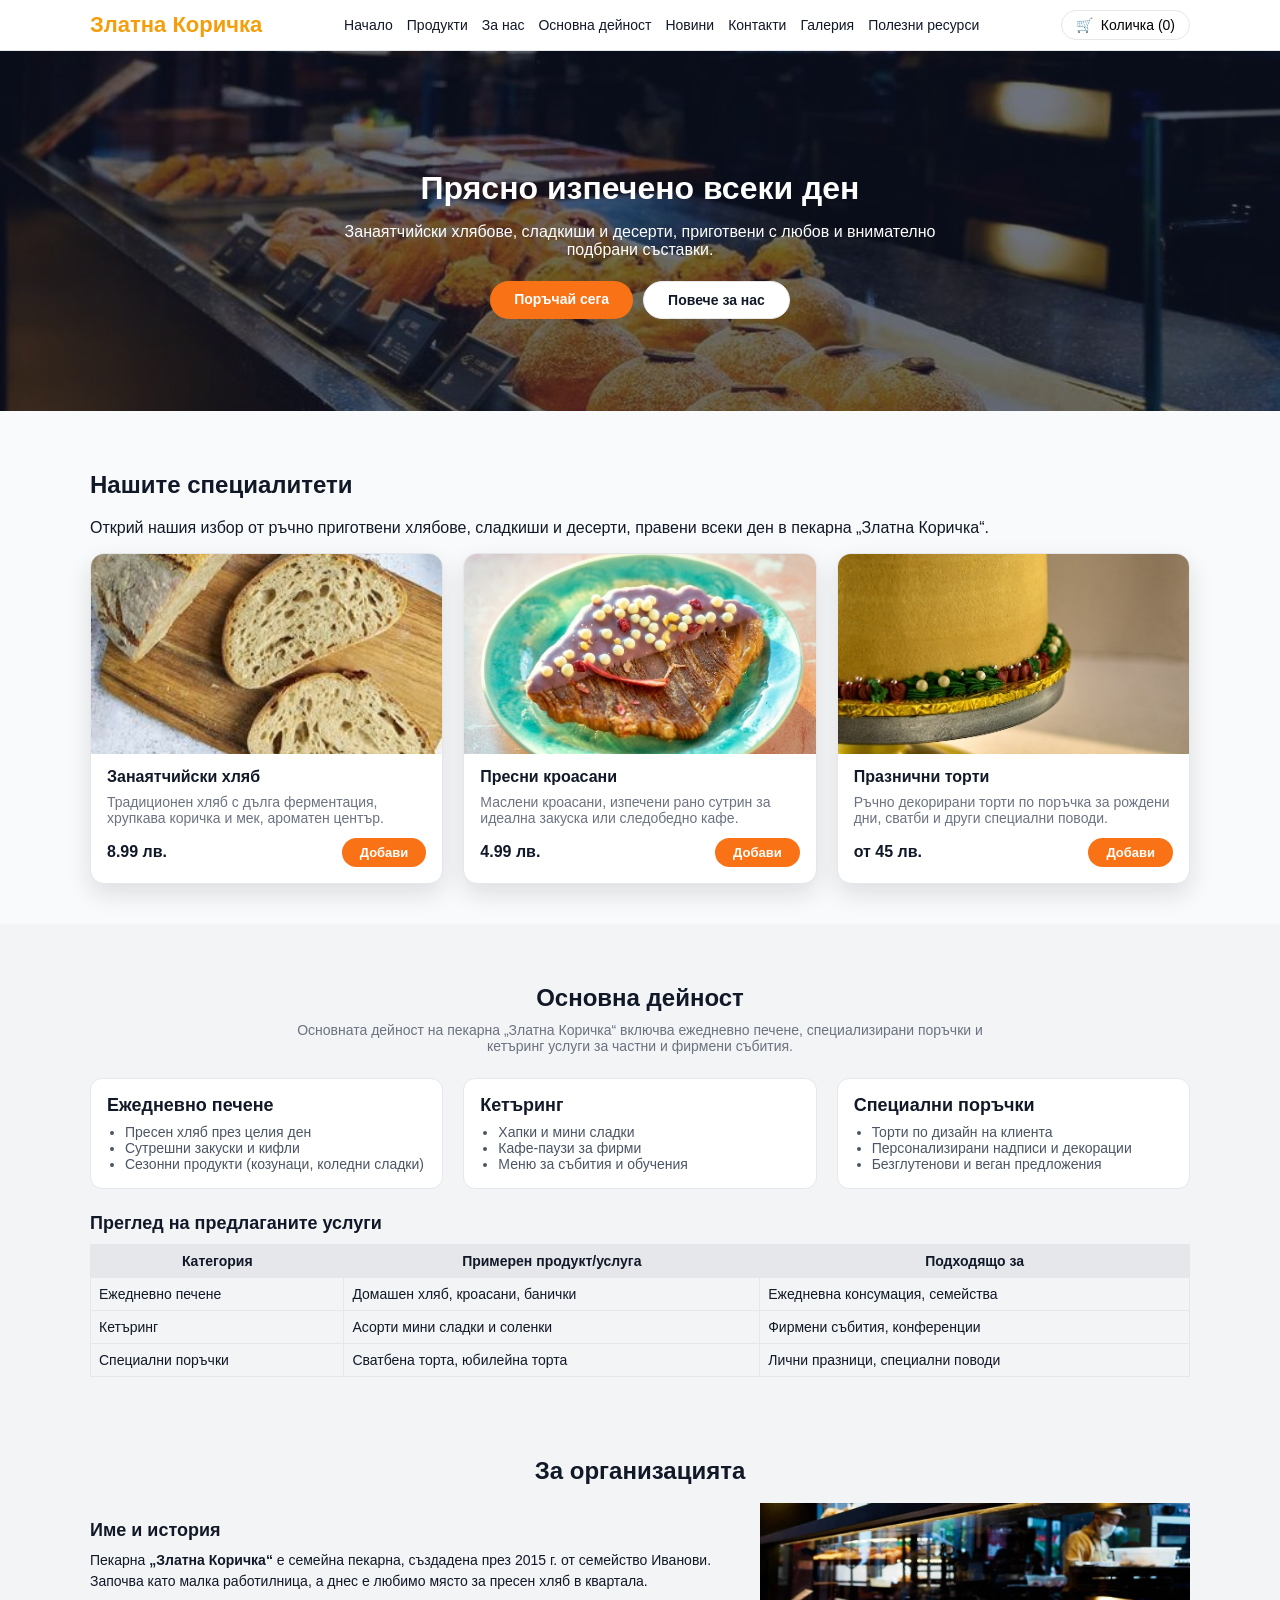
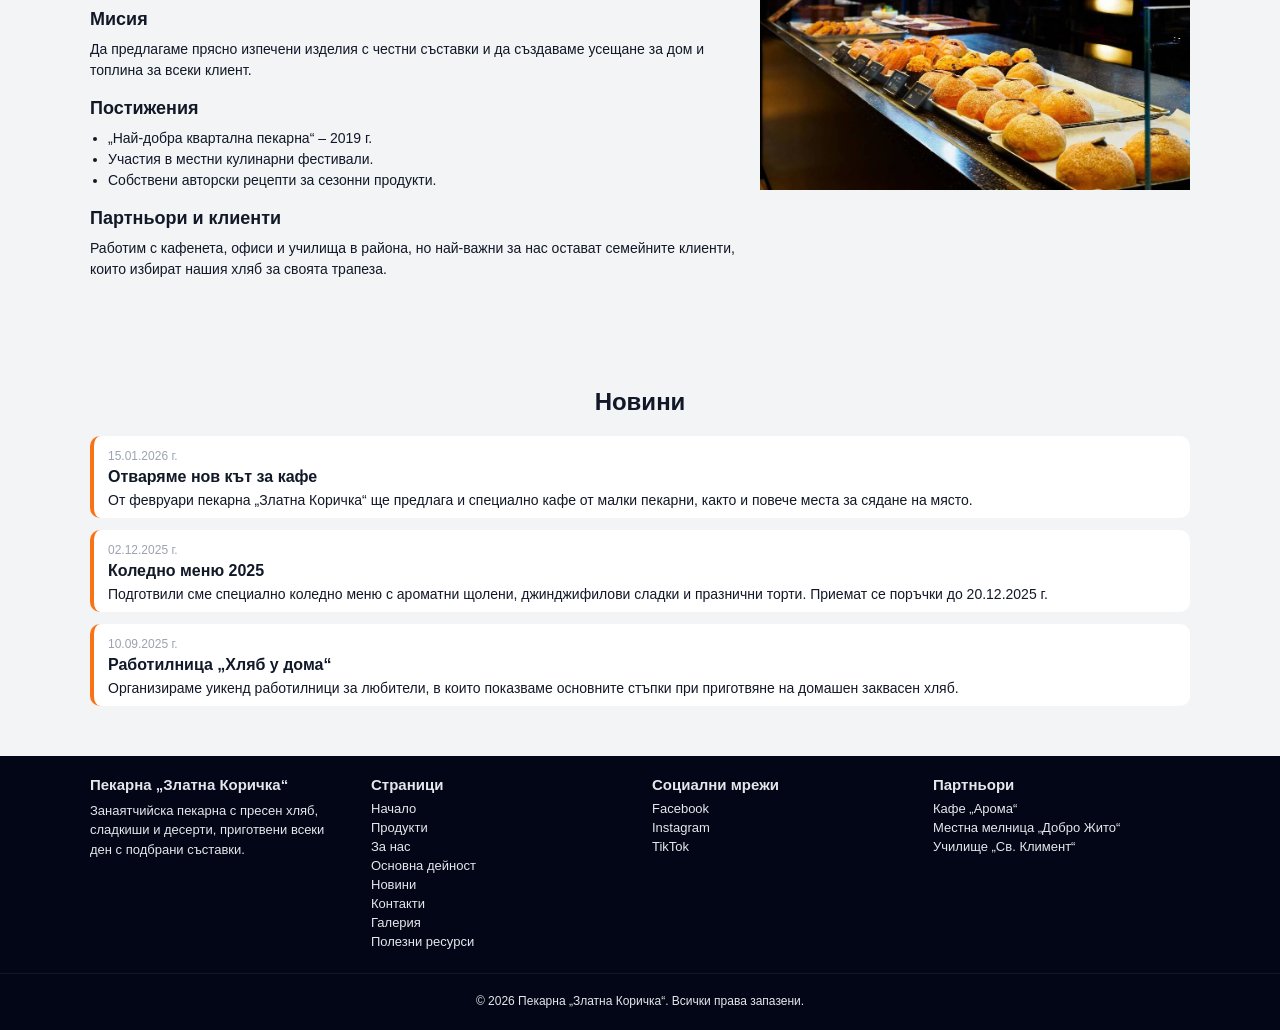
<file: index.html>
<!DOCTYPE html>
<html lang="bg">
<head>
<meta charset="UTF-8">
<meta name="viewport" content="width=device-width, initial-scale=1.0">
<title>Пекарна „Златна Коричка“</title>
<link rel="stylesheet" href="css/style.css">
</head>
<body>

<header class="site-header">
    <div class="container nav-container">
    <a href="#home" class="logo">Златна Коричка</a>

        <nav class="nav">
        <a href="index.html" class="nav-link">Начало</a>
        <a href="products.html" class="nav-link">Продукти</a>
        <a href="about.html" class="nav-link">За нас</a>
        <a href="activity.html" class="nav-link">Основна дейност</a>
        <a href="news.html" class="nav-link">Новини</a>
        <a href="contacts.html" class="nav-link">Контакти</a>
        <a href="gallery.html" class="nav-link">Галерия</a>
        <a href="resources.html" class="nav-link">Полезни ресурси</a>
    </nav>

    <button class="cart-btn">
        <span class="cart-icon">🛒</span>
        <span class="cart-text">Количка</span>
        <span class="cart-count">(0)</span>
    </button>

    <button class="nav-toggle" aria-label="Меню">
        <span></span>
        <span></span>
        <span></span>
    </button>
    </div>
</header>

<main id="home">
    <section class="hero">
    <div class="hero-bg" aria-hidden="true"></div>
    <div class="hero-overlay"></div>

    <div class="container hero-content">
        <h1>Прясно изпечено всеки ден</h1>
        <p>
          Занаятчийски хлябове, сладкиши и десерти, приготвени с любов и
          внимателно подбрани съставки.
        </p>

        <div class="hero-actions">
        <a href="#products" class="btn btn-primary">Поръчай сега</a>
        <a href="#about" class="btn btn-secondary">Повече за нас</a>
        </div>
    </div>
    </section>

    <section id="products" class="products-section">
    <div class="container">
        <div class="products-header">
        <h2>Нашите специалитети</h2>
        <p>
            Открий нашия избор от ръчно приготвени хлябове, сладкиши и десерти,
            правени всеки ден в пекарна „Златна Коричка“.
        </p>
        </div>

        <div class="products-grid">
        <article class="product-card">
            <div class="product-image">
            <img src="img/bread.jpg" alt="Занаятчийски хляб" class="zoom-photo">
            </div>
            <div class="product-body">
            <h3>Занаятчийски хляб</h3>
            <p class="product-desc">
                Традиционен хляб с дълга ферментация, хрупкава коричка и мек, ароматен център.
            </p>
            <div class="product-footer">
                <span class="product-price">8.99 лв.</span>
                <button class="btn btn-primary btn-add">Добави</button>
            </div>
            </div>
        </article>

        <article class="product-card">
            <div class="product-image">
            <img src="img/croissant.jpg" alt="Пресни кроасани" class="zoom-photo">
            </div>
            <div class="product-body">
            <h3>Пресни кроасани</h3>
            <p class="product-desc">
                Маслени кроасани, изпечени рано сутрин за идеална закуска или следобедно кафе.
            </p>
            <div class="product-footer">
                <span class="product-price">4.99 лв.</span>
                <button class="btn btn-primary btn-add">Добави</button>
            </div>
            </div>
        </article>

        <article class="product-card">
            <div class="product-image">
            <img src="img/cake.jpg" alt="Празнични торти" class="zoom-photo">
            </div>
            <div class="product-body">
            <h3>Празнични торти</h3>
            <p class="product-desc">
                Ръчно декорирани торти по поръчка за рождени дни, сватби и други специални поводи.
            </p>
            <div class="product-footer">
                <span class="product-price">от 45 лв.</span>
                <button class="btn btn-primary btn-add">Добави</button>
            </div>
            </div>
        </article>
        </div>
    </div>
    </section>

    <section class="services-section">
    <div class="container">
        <h2>Основна дейност</h2>
        <p class="services-intro">
          Основната дейност на пекарна „Златна Коричка“ включва ежедневно печене,
          специализирани поръчки и кетъринг услуги за частни и фирмени събития.
        </p>

        <div class="services-grid">
        <div class="service-box">
            <h3>Ежедневно печене</h3>
            <ul>
            <li>Пресен хляб през целия ден</li>
            <li>Сутрешни закуски и кифли</li>
            <li>Сезонни продукти (козунаци, коледни сладки)</li>
            </ul>
        </div>
        <div class="service-box">
            <h3>Кетъринг</h3>
            <ul>
            <li>Хапки и мини сладки</li>
            <li>Кафе-паузи за фирми</li>
            <li>Меню за събития и обучения</li>
            </ul>
        </div>
        <div class="service-box">
            <h3>Специални поръчки</h3>
            <ul>
            <li>Торти по дизайн на клиента</li>
            <li>Персонализирани надписи и декорации</li>
            <li>Безглутенови и веган предложения</li>
            </ul>
        </div>
        </div>

        <div class="services-table-wrapper">
        <h3>Преглед на предлаганите услуги</h3>
        <table class="services-table">
            <thead>
            <tr>
                <th>Категория</th>
                <th>Примерен продукт/услуга</th>
                <th>Подходящо за</th>
            </tr>
            </thead>
            <tbody>
            <tr>
                <td>Ежедневно печене</td>
                <td>Домашен хляб, кроасани, банички</td>
                <td>Ежедневна консумация, семейства</td>
            </tr>
            <tr>
                <td>Кетъринг</td>
                <td>Асорти мини сладки и соленки</td>
                <td>Фирмени събития, конференции</td>
            </tr>
            <tr>
                <td>Специални поръчки</td>
                <td>Сватбена торта, юбилейна торта</td>
                <td>Лични празници, специални поводи</td>
            </tr>
            </tbody>
        </table>
        </div>
    </div>
    </section>

    <section id="about" class="about-section">
    <div class="container">
        <h2>За организацията</h2>

        <div class="about-layout">
        <div class="about-text">
            <h3>Име и история</h3>
            <p>
              Пекарна <strong>„Златна Коричка“</strong> е семейна пекарна,
              създадена през 2015 г. от семейство Иванови. Започва като малка
              работилница, а днес е любимо място за пресен хляб в квартала.
            </p>

            <h3>Мисия</h3>
            <p>
              Да предлагаме прясно изпечени изделия с честни съставки и да
              създаваме усещане за дом и топлина за всеки клиент.
            </p>

            <h3>Постижения</h3>
            <ul>
            <li>„Най-добра квартална пекарна“ – 2019 г.</li>
            <li>Участия в местни кулинарни фестивали.</li>
            <li>Собствени авторски рецепти за сезонни продукти.</li>
            </ul>

            <h3>Партньори и клиенти</h3>
            <p>
              Работим с кафенета, офиси и училища в района, но най-важни за
              нас остават семейните клиенти, които избират нашия хляб за своята трапеза.
            </p>
        </div>

        <div class="about-media">
            <img src="img/about-bakery.jpg" alt="Интериор на пекарна „Златна Коричка“" class="zoom-photo">

            
        </div>
        </div>
    </div>
    </section>

    <section id="news" class="news-section">
    <div class="container">
        <h2>Новини</h2>
        <div class="news-list">
        <article class="news-item">
            <span class="news-date">15.01.2026 г.</span>
            <h3>Отваряме нов кът за кафе</h3>
            <p>
              От февруари пекарна „Златна Коричка“ ще предлага и специално кафе
              от малки пекарни, както и повече места за сядане на място.
            </p>
        </article>

        <article class="news-item">
            <span class="news-date">02.12.2025 г.</span>
            <h3>Коледно меню 2025</h3>
            <p>
              Подготвили сме специално коледно меню с ароматни щолени,
              джинджифилови сладки и празнични торти. Приемат се поръчки до
              20.12.2025 г.
            </p>
        </article>

        <article class="news-item">
            <span class="news-date">10.09.2025 г.</span>
            <h3>Работилница „Хляб у дома“</h3>
            <p>
              Организираме уикенд работилници за любители, в които показваме
              основните стъпки при приготвяне на домашен заквасен хляб.
            </p>
        </article>
        </div>
    </div>
    </section>
</main>

<footer class="site-footer">
<div class="container footer-grid">

    <div class="footer-col">
    <h3>Пекарна „Златна Коричка“</h3>
    <p class="footer-text">
        Занаятчийска пекарна с пресен хляб, сладкиши и десерти,
        приготвени всеки ден с подбрани съставки.
    </p>
    </div>

    <div class="footer-col">
    <h4>Страници</h4>
    <ul class="footer-links">
        <li><a href="index.html">Начало</a></li>
        <li><a href="products.html">Продукти</a></li>
        <li><a href="about.html">За нас</a></li>
        <li><a href="activity.html">Основна дейност</a></li>
        <li><a href="news.html">Новини</a></li>
        <li><a href="contacts.html">Контакти</a></li>
        <li><a href="gallery.html">Галерия</a></li>
        <li><a href="resources.html">Полезни ресурси</a></li>
    </ul>
    </div>

    <div class="footer-col">
    <h4>Социални мрежи</h4>
    <ul class="footer-links">
        <li><a href="https://www.facebook.com/" target="_blank">Facebook</a></li>
        <li><a href="https://www.instagram.com/" target="_blank">Instagram</a></li>
        <li><a href="https://www.tiktok.com/" target="_blank">TikTok</a></li>
    </ul>
    </div>

    <div class="footer-col">
    <h4>Партньори</h4>
    <ul class="footer-links">
        <li><a href="#" target="_blank">Кафе „Арома“</a></li>
        <li><a href="#" target="_blank">Местна мелница „Добро Жито“</a></li>
        <li><a href="#" target="_blank">Училище „Св. Климент“</a></li>
    </ul>
    </div>

</div>

<div class="footer-bottom">
    <p>© 2026 Пекарна „Златна Коричка“. Всички права запазени.</p>
</div>
</footer>




<script src="js/main.js"></script>
</body>
</html>
</file>
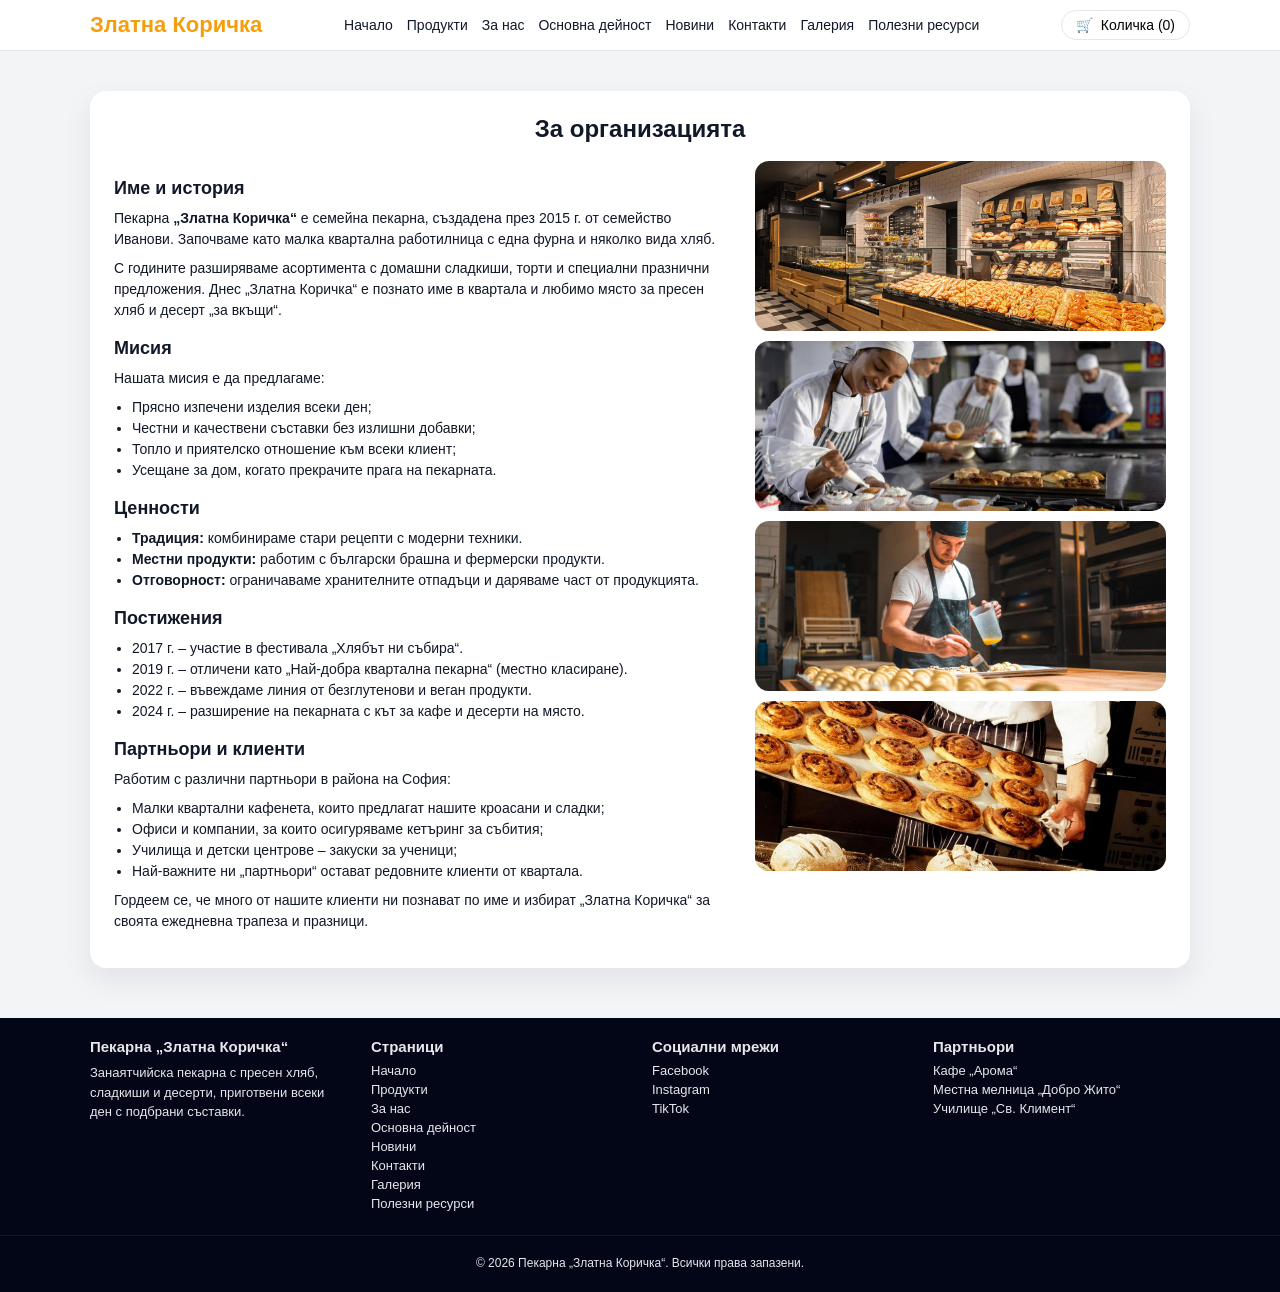
<file: about.html>
<!DOCTYPE html>
<html lang="bg">
<head>
<meta charset="UTF-8">
<meta name="viewport" content="width=device-width, initial-scale=1.0">
<title>За организацията – Пекарна „Златна Коричка“</title>
<link rel="stylesheet" href="css/style.css">
</head>
<body>

<header class="site-header">
<div class="container nav-container">
    <a href="index.html" class="logo">Златна Коричка</a>

    <nav class="nav">
    <a href="index.html" class="nav-link">Начало</a>
    <a href="products.html" class="nav-link">Продукти</a>
    <a href="about.html" class="nav-link">За нас</a>
    <a href="activity.html" class="nav-link">Основна дейност</a>
    <a href="news.html" class="nav-link">Новини</a>
    <a href="contacts.html" class="nav-link">Контакти</a>
    <a href="gallery.html" class="nav-link">Галерия</a>
    <a href="resources.html" class="nav-link">Полезни ресурси</a>
    </nav>

    <button class="cart-btn">
    <span class="cart-icon">🛒</span>
    <span class="cart-text">Количка</span>
    <span class="cart-count">(0)</span>
    </button>
</div>
</header>

<main>
<section class="about-section">
    <div class="container">
    <div class="about-card">
        <h2>За организацията</h2>

        <div class="about-layout">

        <div class="about-text">
            <h3>Име и история</h3>
            <p>
            Пекарна <strong>„Златна Коричка“</strong> е семейна пекарна,
            създадена през 2015 г. от семейство Иванови. Започваме като
            малка квартална работилница с една фурна и няколко вида хляб.
            </p>
            <p>
            С годините разширяваме асортимента с домашни сладкиши, торти и
            специални празнични предложения. Днес „Златна Коричка“ е
            познато име в квартала и любимо място за пресен хляб и десерт
            „за вкъщи“.
            </p>

            <h3>Мисия</h3>
            <p>
            Нашата мисия е да предлагаме:
            </p>
            <ul>
            <li>Прясно изпечени изделия всеки ден;</li>
            <li>Честни и качествени съставки без излишни добавки;</li>
            <li>Топло и приятелско отношение към всеки клиент;</li>
            <li>Усещане за дом, когато прекрачите прага на пекарната.</li>
            </ul>

            <h3>Ценности</h3>
            <ul>
            <li><strong>Традиция:</strong> комбинираме стари рецепти с модерни техники.</li>
            <li><strong>Местни продукти:</strong> работим с български брашна и фермерски продукти.</li>
            <li><strong>Отговорност:</strong> ограничаваме хранителните отпадъци и даряваме част от продукцията.</li>
            </ul>

            <h3>Постижения</h3>
            <ul>
            <li>2017 г. – участие в фестивала „Хлябът ни събира“.</li>
            <li>2019 г. – отличени като „Най-добра квартална пекарна“ (местно класиране).</li>
            <li>2022 г. – въвеждаме линия от безглутенови и веган продукти.</li>
            <li>2024 г. – разширение на пекарната с кът за кафе и десерти на място.</li>
            </ul>

            <h3>Партньори и клиенти</h3>
            <p>
            Работим с различни партньори в района на София:
            </p>
            <ul>
            <li>Малки квартални кафенета, които предлагат нашите кроасани и сладки;</li>
            <li>Офиси и компании, за които осигуряваме кетъринг за събития;</li>
            <li>Училища и детски центрове – закуски за ученици;</li>
            <li>Най-важните ни „партньори“ остават редовните клиенти от квартала.</li>
            </ul>

            <p>
            Гордеем се, че много от нашите клиенти ни познават по име и
            избират „Златна Коричка“ за своята ежедневна трапеза и празници.
            </p>
        </div>

        
        <div class="about-media">
            <img src="img/pakarna.jpg" alt="Интериор на пекарна „Златна Коричка“" class="about-photo">

            <img src="img/team.jpg" alt="Екипът на пекарна „Златна Коричка“" class="about-photo">
            <img src="img/pekar.jpg" alt="" class="about-photo">
            <img src="img/pekar2.jpg" alt="" class="about-photo">
        </div>
        </div>
    </div>
    </div>
</section>
</main>

<footer class="site-footer">
<div class="container footer-grid">

    <div class="footer-col">
    <h3>Пекарна „Златна Коричка“</h3>
    <p class="footer-text">
        Занаятчийска пекарна с пресен хляб, сладкиши и десерти,
        приготвени всеки ден с подбрани съставки.
    </p>
    </div>

    <div class="footer-col">
    <h4>Страници</h4>
    <ul class="footer-links">
        <li><a href="index.html">Начало</a></li>
        <li><a href="products.html">Продукти</a></li>
        <li><a href="about.html">За нас</a></li>
        <li><a href="activity.html">Основна дейност</a></li>
        <li><a href="news.html">Новини</a></li>
        <li><a href="contacts.html">Контакти</a></li>
        <li><a href="gallery.html">Галерия</a></li>
        <li><a href="resources.html">Полезни ресурси</a></li>
    </ul>
    </div>

    <div class="footer-col">
    <h4>Социални мрежи</h4>
    <ul class="footer-links">
        <li><a href="https://www.facebook.com/" target="_blank">Facebook</a></li>
        <li><a href="https://www.instagram.com/" target="_blank">Instagram</a></li>
        <li><a href="https://www.tiktok.com/" target="_blank">TikTok</a></li>
    </ul>
    </div>

    <div class="footer-col">
    <h4>Партньори</h4>
    <ul class="footer-links">
        <li><a href="#" target="_blank">Кафе „Арома“</a></li>
        <li><a href="#" target="_blank">Местна мелница „Добро Жито“</a></li>
        <li><a href="#" target="_blank">Училище „Св. Климент“</a></li>
    </ul>
    </div>

</div>

<div class="footer-bottom">
    <p>© 2026 Пекарна „Златна Коричка“. Всички права запазени.</p>
</div>
</footer>



<script src="js/main.js"></script>
</body>
</html>
</file>
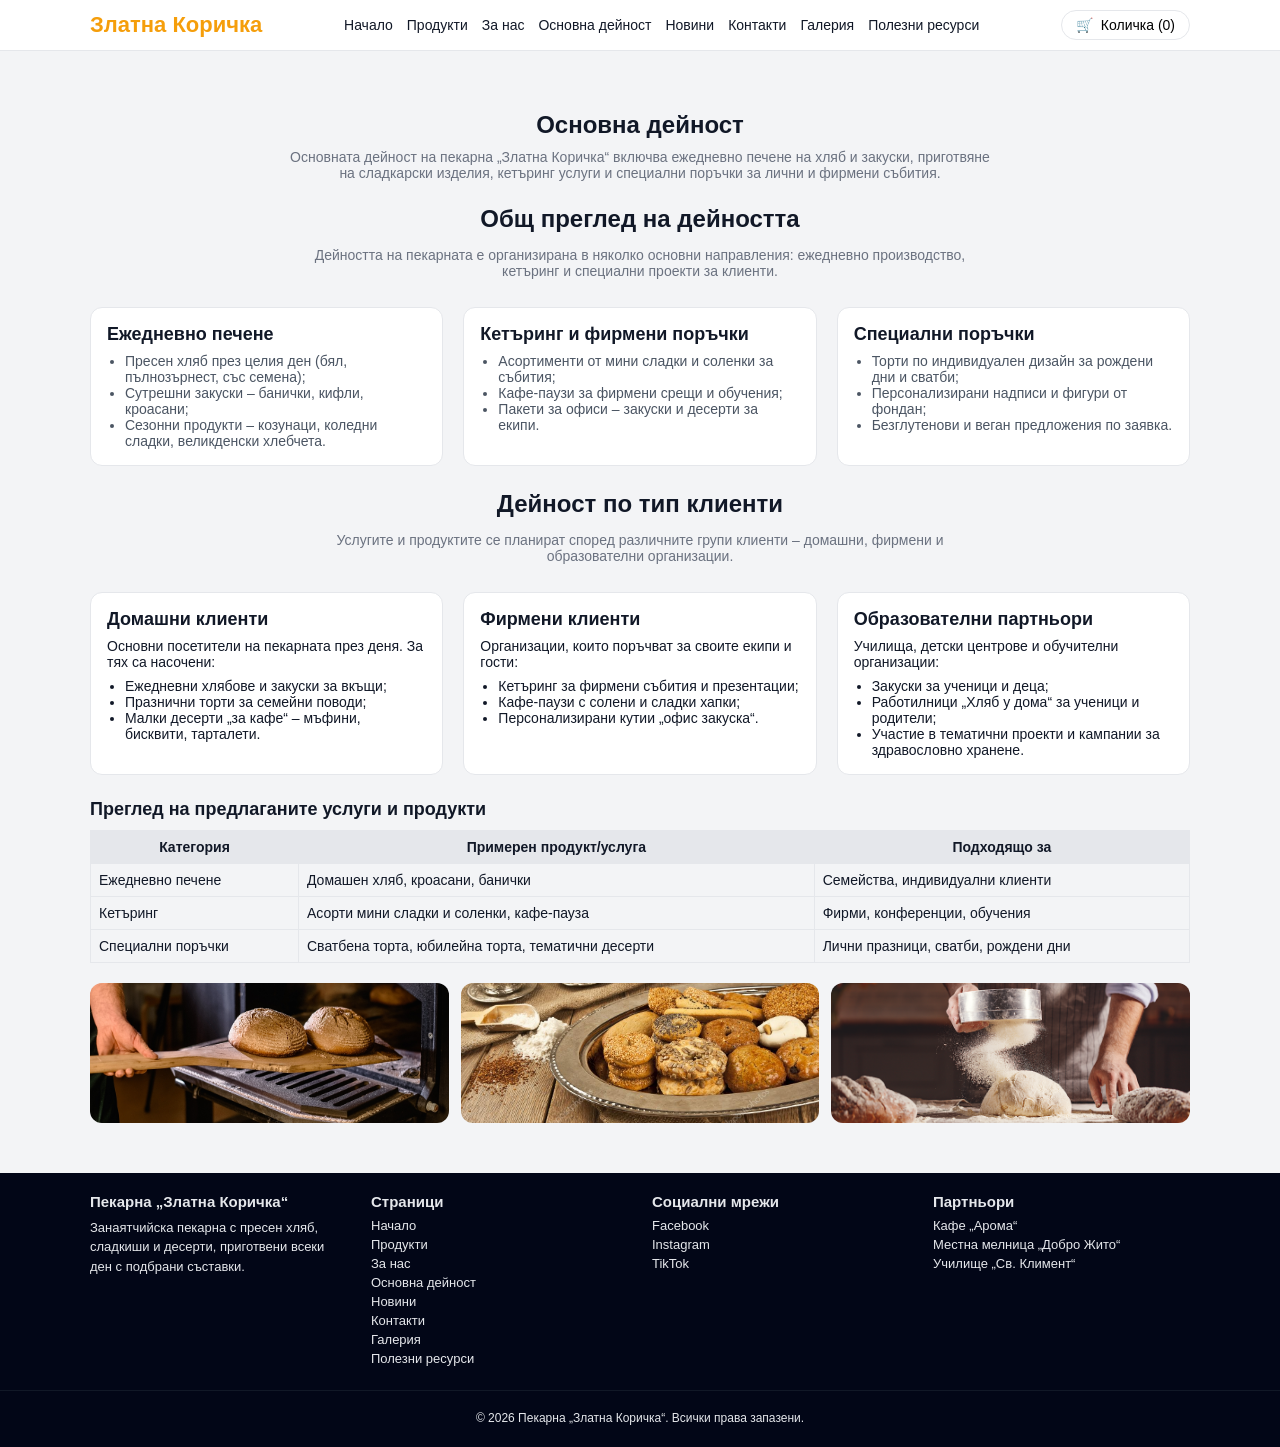
<file: activity.html>
<!DOCTYPE html>
<html lang="bg">
<head>
<meta charset="UTF-8">
<meta name="viewport" content="width=device-width, initial-scale=1.0">
<title>Основна дейност – Пекарна „Златна Коричка“</title>
<link rel="stylesheet" href="css/style.css">
</head>
<body>

<header class="site-header">
<div class="container nav-container">
    <a href="index.html" class="logo">Златна Коричка</a>

    <nav class="nav">
    <a href="index.html" class="nav-link">Начало</a>
    <a href="products.html" class="nav-link">Продукти</a>
    <a href="about.html" class="nav-link">За нас</a>
    <a href="activity.html" class="nav-link">Основна дейност</a>
    <a href="news.html" class="nav-link">Новини</a>
    <a href="contacts.html" class="nav-link">Контакти</a>
    <a href="gallery.html" class="nav-link">Галерия</a>
    <a href="resources.html" class="nav-link">Полезни ресурси</a>
    </nav>

    <button class="cart-btn">
    <span class="cart-icon">🛒</span>
    <span class="cart-text">Количка</span>
    <span class="cart-count">(0)</span>
    </button>
</div>
</header>

<main>
<section class="services-section">
    <div class="container">
    <h2>Основна дейност</h2>
    <p class="services-intro">
        Основната дейност на пекарна „Златна Коричка“ включва ежедневно печене на хляб и закуски,
        приготвяне на сладкарски изделия, кетъринг услуги и специални поръчки за лични и фирмени събития.
    </p>

    <div class="section-header">
        <h2>Общ преглед на дейността</h2>
        <p>
        Дейността на пекарната е организирана в няколко основни направления:
        ежедневно производство, кетъринг и специални проекти за клиенти.
        </p>
    </div>

    <div class="services-grid">
        <div class="service-box">
        <h3>Ежедневно печене</h3>
        <ul>
            <li>Пресен хляб през целия ден (бял, пълнозърнест, със семена);</li>
            <li>Сутрешни закуски – банички, кифли, кроасани;</li>
            <li>Сезонни продукти – козунаци, коледни сладки, великденски хлебчета.</li>
        </ul>
        </div>

        <div class="service-box">
        <h3>Кетъринг и фирмени поръчки</h3>
        <ul>
            <li>Асортименти от мини сладки и соленки за събития;</li>
            <li>Кафе-паузи за фирмени срещи и обучения;</li>
            <li>Пакети за офиси – закуски и десерти за екипи.</li>
        </ul>
        </div>

        <div class="service-box">
        <h3>Специални поръчки</h3>
        <ul>
            <li>Торти по индивидуален дизайн за рождени дни и сватби;</li>
            <li>Персонализирани надписи и фигури от фондан;</li>
            <li>Безглутенови и веган предложения по заявка.</li>
        </ul>
        </div>
    </div>

    <div class="section-header">
        <h2>Дейност по тип клиенти</h2>
        <p>
        Услугите и продуктите се планират според различните групи клиенти –
        домашни, фирмени и образователни организации.
        </p>
    </div>

    <div class="audience-grid">
        <div class="audience-card">
        <h3>Домашни клиенти</h3>
        <p>
            Основни посетители на пекарната през деня. За тях са насочени:
        </p>
        <ul>
            <li>Ежедневни хлябове и закуски за вкъщи;</li>
            <li>Празнични торти за семейни поводи;</li>
            <li>Малки десерти „за кафе“ – мъфини, бисквити, тарталети.</li>
        </ul>
        </div>

        <div class="audience-card">
        <h3>Фирмени клиенти</h3>
        <p>
            Организации, които поръчват за своите екипи и гости:
        </p>
        <ul>
            <li>Кетъринг за фирмени събития и презентации;</li>
            <li>Кафе-паузи с солени и сладки хапки;</li>
            <li>Персонализирани кутии „офис закуска“.</li>
        </ul>
        </div>

        <div class="audience-card">
        <h3>Образователни партньори</h3>
        <p>
            Училища, детски центрове и обучителни организации:
        </p>
        <ul>
            <li>Закуски за ученици и деца;</li>
            <li>Работилници „Хляб у дома“ за ученици и родители;</li>
            <li>Участие в тематични проекти и кампании за здравословно хранене.</li>
        </ul>
        </div>
    </div>

    <div class="services-table-wrapper">
        <h3>Преглед на предлаганите услуги и продукти</h3>
        <table class="services-table">
        <thead>
        <tr>
            <th>Категория</th>
            <th>Примерен продукт/услуга</th>
            <th>Подходящо за</th>
        </tr>
        </thead>
        <tbody>
        <tr>
            <td>Ежедневно печене</td>
            <td>Домашен хляб, кроасани, банички</td>
            <td>Семейства, индивидуални клиенти</td>
        </tr>
        <tr>
            <td>Кетъринг</td>
            <td>Асорти мини сладки и соленки, кафе-пауза</td>
            <td>Фирми, конференции, обучения</td>
        </tr>
        <tr>
            <td>Специални поръчки</td>
            <td>Сватбена торта, юбилейна торта, тематични десерти</td>
            <td>Лични празници, сватби, рождени дни</td>
        </tr>
        </tbody>
        </table>
    </div>

    <div class="services-gallery">
        <img src="img/activity-oven.jpg" alt="Печене на хляб във фурна" class="zoom-photo">
        <img src="img/activity-catering.jpg" alt="Подреден кетъринг със сладки и соленки" class="zoom-photo">
        <img src="img/activity-workshop.jpg" alt="Работилница за приготвяне на хляб" class="zoom-photo">
    </div>
    </div>
</section>
</main>

<footer class="site-footer">
<div class="container footer-grid">

    <div class="footer-col">
    <h3>Пекарна „Златна Коричка“</h3>
    <p class="footer-text">
        Занаятчийска пекарна с пресен хляб, сладкиши и десерти,
        приготвени всеки ден с подбрани съставки.
    </p>
    </div>

    <div class="footer-col">
    <h4>Страници</h4>
    <ul class="footer-links">
        <li><a href="index.html">Начало</a></li>
        <li><a href="products.html">Продукти</a></li>
        <li><a href="about.html">За нас</a></li>
        <li><a href="activity.html">Основна дейност</a></li>
        <li><a href="news.html">Новини</a></li>
        <li><a href="contacts.html">Контакти</a></li>
        <li><a href="gallery.html">Галерия</a></li>
        <li><a href="resources.html">Полезни ресурси</a></li>
    </ul>
    </div>

    <div class="footer-col">
    <h4>Социални мрежи</h4>
    <ul class="footer-links">
        <li><a href="https://www.facebook.com/" target="_blank">Facebook</a></li>
        <li><a href="https://www.instagram.com/" target="_blank">Instagram</a></li>
        <li><a href="https://www.tiktok.com/" target="_blank">TikTok</a></li>
    </ul>
    </div>

    <div class="footer-col">
    <h4>Партньори</h4>
    <ul class="footer-links">
        <li><a href="#" target="_blank">Кафе „Арома“</a></li>
        <li><a href="#" target="_blank">Местна мелница „Добро Жито“</a></li>
        <li><a href="#" target="_blank">Училище „Св. Климент“</a></li>
    </ul>
    </div>

</div>

<div class="footer-bottom">
    <p>© 2026 Пекарна „Златна Коричка“. Всички права запазени.</p>
</div>
</footer>



<script src="js/main.js"></script>
</body>
</html>
</file>
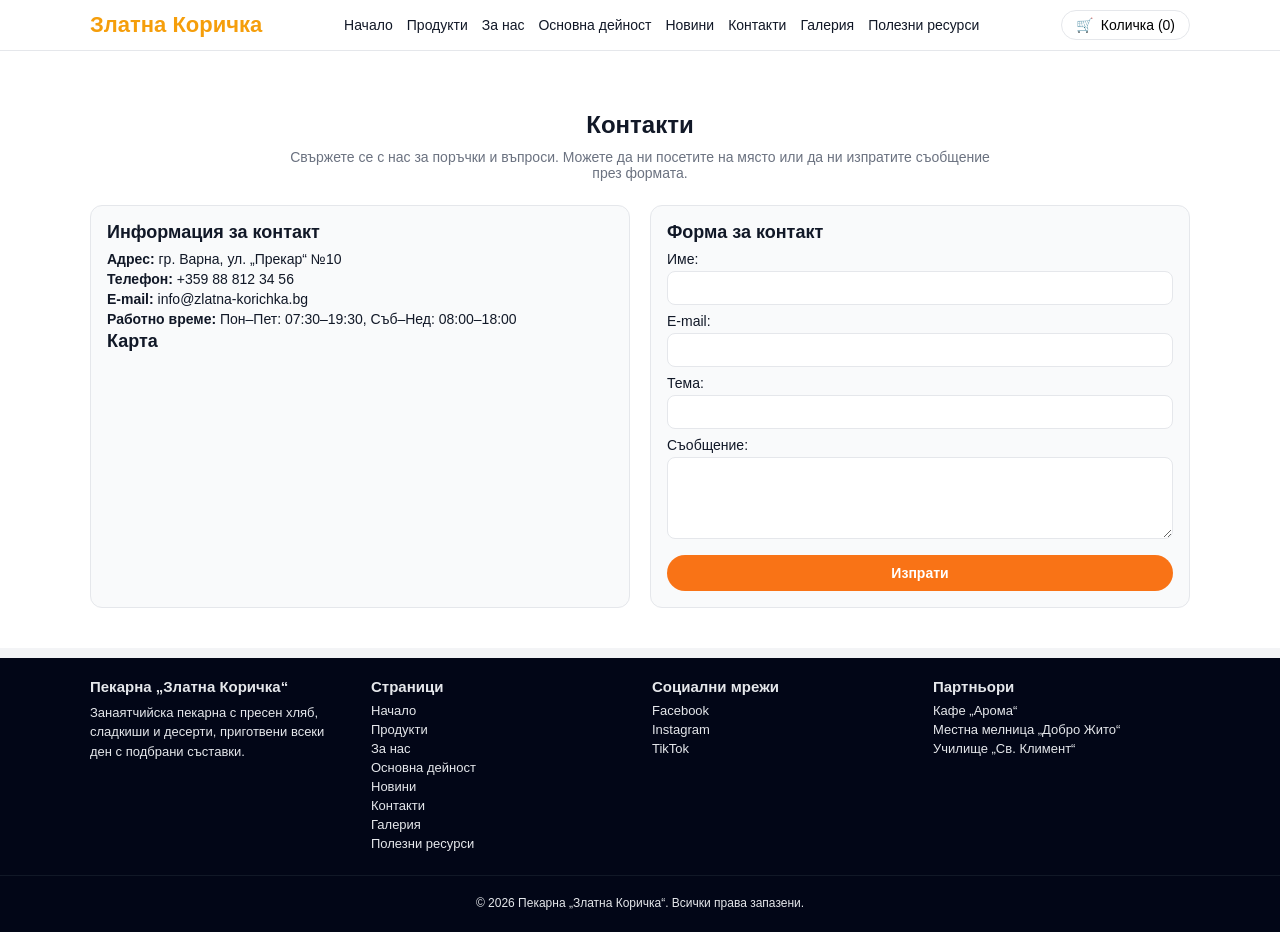
<file: contacts.html>
<!DOCTYPE html>
<html lang="bg">
<head>
<meta charset="UTF-8">
<meta name="viewport" content="width=device-width, initial-scale=1.0">
<title>Контакти – Пекарна „Златна Коричка“</title>
<link rel="stylesheet" href="css/style.css">
</head>
<body>

<header class="site-header">
<div class="container nav-container">
    <a href="index.html" class="logo">Златна Коричка</a>

    <nav class="nav">
    <a href="index.html" class="nav-link">Начало</a>
    <a href="products.html" class="nav-link">Продукти</a>
    <a href="about.html" class="nav-link">За нас</a>
    <a href="activity.html" class="nav-link">Основна дейност</a>
    <a href="news.html" class="nav-link">Новини</a>
    <a href="contacts.html" class="nav-link">Контакти</a>
    <a href="gallery.html" class="nav-link">Галерия</a>
    <a href="resources.html" class="nav-link">Полезни ресурси</a>
    </nav>

    <button class="cart-btn">
    <span class="cart-icon">🛒</span>
    <span class="cart-text">Количка</span>
    <span class="cart-count">(0)</span>
    </button>
</div>
</header>

<main>
<section class="contact-section">
    <div class="container">
    <h2>Контакти</h2>
    <p class="contact-intro">
        Свържете се с нас за поръчки и въпроси. Можете да ни посетите на място
        или да ни изпратите съобщение през формата.
    </p>

    <div class="contact-grid">
        <div class="contact-info">
        <h3>Информация за контакт</h3>
        <p><strong>Адрес:</strong> гр. Варна, ул. „Прекар“ №10</p>
        <p><strong>Телефон:</strong> <a href="tel:+359888123456">+359 88 812 34 56</a></p>
        <p><strong>E-mail:</strong> <a href="mailto:info@zlatna-korichka.bg">info@zlatna-korichka.bg</a></p>
        <p><strong>Работно време:</strong> Пон–Пет: 07:30–19:30, Съб–Нед: 08:00–18:00</p>

        <h3>Карта</h3>
        <div class="map-wrapper">
            <iframe
            src="https://www.google.com/maps/embed?pb="
            loading="lazy"
            referrerpolicy="no-referrer-when-downgrade">
            </iframe>
        </div>
        </div>

        <div class="contact-form-box">
        <h3>Форма за контакт</h3>
        <form class="contact-form" action="#" method="post">
            <label>
            Име:
            <input type="text" name="name" required>
            </label>

            <label>
            E-mail:
            <input type="email" name="email" required>
            </label>

            <label>
            Тема:
            <input type="text" name="subject">
            </label>

            <label>
            Съобщение:
            <textarea name="message" rows="4" required></textarea>
            </label>

            <button type="submit" class="btn btn-primary contact-btn">Изпрати</button>
        </form>
        </div>
    </div>
    </div>
</section>
</main>

<footer class="site-footer">
<div class="container footer-grid">

    <div class="footer-col">
    <h3>Пекарна „Златна Коричка“</h3>
    <p class="footer-text">
        Занаятчийска пекарна с пресен хляб, сладкиши и десерти,
        приготвени всеки ден с подбрани съставки.
    </p>
    </div>

    <div class="footer-col">
    <h4>Страници</h4>
    <ul class="footer-links">
        <li><a href="index.html">Начало</a></li>
        <li><a href="products.html">Продукти</a></li>
        <li><a href="about.html">За нас</a></li>
        <li><a href="activity.html">Основна дейност</a></li>
        <li><a href="news.html">Новини</a></li>
        <li><a href="contacts.html">Контакти</a></li>
        <li><a href="gallery.html">Галерия</a></li>
        <li><a href="resources.html">Полезни ресурси</a></li>
    </ul>
    </div>

    <div class="footer-col">
    <h4>Социални мрежи</h4>
    <ul class="footer-links">
        <li><a href="https://www.facebook.com/" target="_blank">Facebook</a></li>
        <li><a href="https://www.instagram.com/" target="_blank">Instagram</a></li>
        <li><a href="https://www.tiktok.com/" target="_blank">TikTok</a></li>
    </ul>
    </div>

    <div class="footer-col">
    <h4>Партньори</h4>
    <ul class="footer-links">
        <li><a href="#" target="_blank">Кафе „Арома“</a></li>
        <li><a href="#" target="_blank">Местна мелница „Добро Жито“</a></li>
        <li><a href="#" target="_blank">Училище „Св. Климент“</a></li>
    </ul>
    </div>

</div>

<div class="footer-bottom">
    <p>© 2026 Пекарна „Златна Коричка“. Всички права запазени.</p>
</div>
</footer>



<script src="js/main.js"></script>
</body>
</html>
</file>
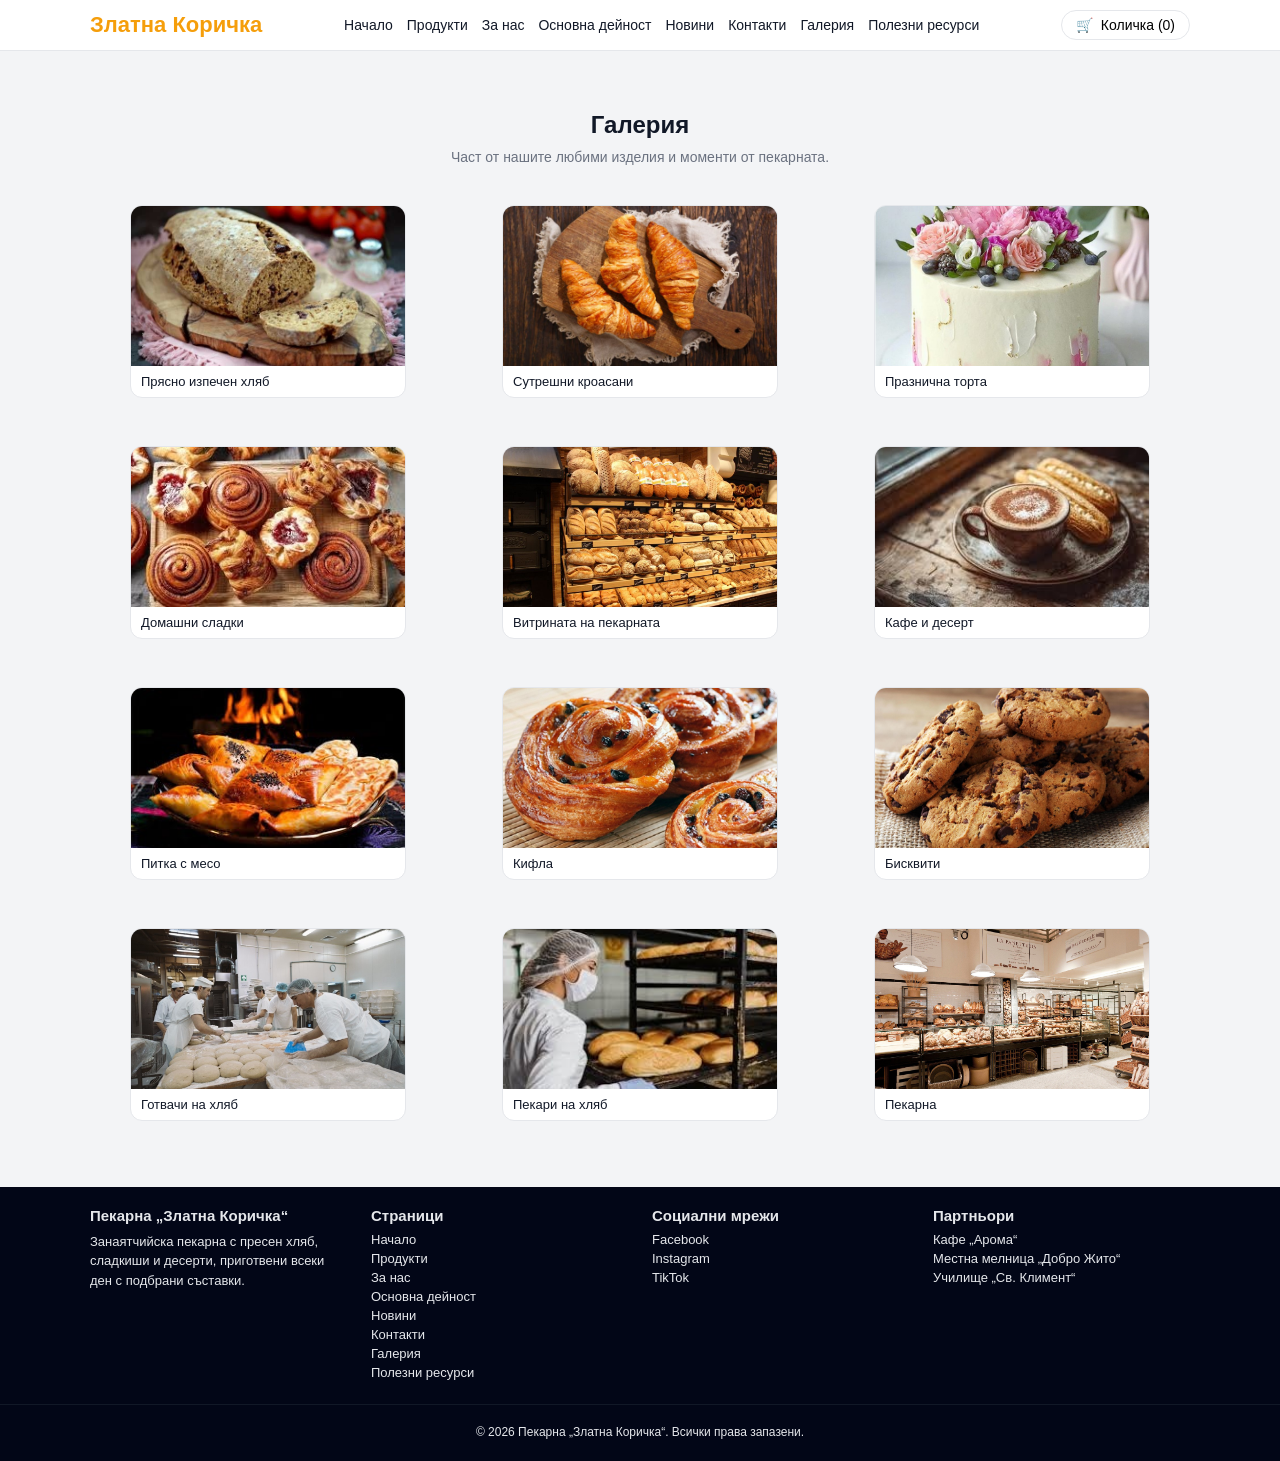
<file: gallery.html>
<!DOCTYPE html>
<html lang="bg">
<head>
<meta charset="UTF-8">
<meta name="viewport" content="width=device-width, initial-scale=1.0">
<title>Галерия – Пекарна „Златна Коричка“</title>
<link rel="stylesheet" href="css/style.css">
</head>
<body>

<header class="site-header">
<div class="container nav-container">
    <a href="index.html" class="logo">Златна Коричка</a>

    <nav class="nav">
    <a href="index.html" class="nav-link">Начало</a>
    <a href="products.html" class="nav-link">Продукти</a>
    <a href="about.html" class="nav-link">За нас</a>
    <a href="activity.html" class="nav-link">Основна дейност</a>
    <a href="news.html" class="nav-link">Новини</a>
    <a href="contacts.html" class="nav-link">Контакти</a>
    <a href="gallery.html" class="nav-link">Галерия</a>
    <a href="resources.html" class="nav-link">Полезни ресурси</a>
    </nav>

    <button class="cart-btn">
    <span class="cart-icon">🛒</span>
    <span class="cart-text">Количка</span>
    <span class="cart-count">(0)</span>
    </button>
</div>
</header>

<main>
<section class="gallery-section">
    <div class="container">
    <h2>Галерия</h2>
    <p class="gallery-intro">
        Част от нашите любими изделия и моменти от пекарната.
    </p>

    <div class="gallery-grid">
        <figure class="gallery-item">
        <img src="img/gallery1.jpg" alt="Хляб" class="zoom-photo">
        <figcaption>Прясно изпечен хляб</figcaption>
        </figure>

        <figure class="gallery-item">
        <img src="img/gallery2.jpg" alt="Кроасани" class="zoom-photo">
        <figcaption>Сутрешни кроасани</figcaption>
        </figure>

        <figure class="gallery-item">
        <img src="img/gallery3.jpg" alt="Торта" class="zoom-photo">
        <figcaption>Празнична торта</figcaption>
        </figure>

        <figure class="gallery-item">
        <img src="img/gallery4.jpg" alt="Сладки" class="zoom-photo">
        <figcaption>Домашни сладки</figcaption>
        </figure>

        <figure class="gallery-item">
        <img src="img/gallery5.jpg" alt="Витрина" class="zoom-photo">
        <figcaption>Витрината на пекарната</figcaption>
        </figure>

        <figure class="gallery-item">
        <img src="img/gallery6.jpg" alt="Кафе и десерт" class="zoom-photo">
        <figcaption>Кафе и десерт</figcaption>
        </figure>

        <figure class="gallery-item">
        <img src="img/samsa.jpg" alt="Питка с месо" class="zoom-photo">
        <figcaption>Питка с месо</figcaption>
        </figure>

        <figure class="gallery-item">
        <img src="img/sweetbul.jpg" alt="Кифла" class="zoom-photo">
        <figcaption>Кифла</figcaption>
        </figure>

        <figure class="gallery-item">
        <img src="img/cookies.jpg" alt="Бисквити" class="zoom-photo">
        <figcaption>Бисквити</figcaption>
        </figure>

        <figure class="gallery-item">
        <img src="img/pekari.jpg" alt="Готвачи на хляб" class="zoom-photo">
        <figcaption>Готвачи на хляб</figcaption>
        </figure>

        <figure class="gallery-item">
        <img src="img/pekari2.jpg" alt="Пекари на хляб" class="zoom-photo">
        <figcaption>Пекари на хляб</figcaption>
        </figure>

        <figure class="gallery-item">
        <img src="img/pekari3.jpg" alt="Пекарна" class="zoom-photo">
        <figcaption>Пекарна</figcaption>
        </figure>
    </div>
    </div>
</section>
</main>

<footer class="site-footer">
<div class="container footer-grid">

    <div class="footer-col">
    <h3>Пекарна „Златна Коричка“</h3>
    <p class="footer-text">
        Занаятчийска пекарна с пресен хляб, сладкиши и десерти,
        приготвени всеки ден с подбрани съставки.
    </p>
    </div>

    <div class="footer-col">
    <h4>Страници</h4>
    <ul class="footer-links">
        <li><a href="index.html">Начало</a></li>
        <li><a href="products.html">Продукти</a></li>
        <li><a href="about.html">За нас</a></li>
        <li><a href="activity.html">Основна дейност</a></li>
        <li><a href="news.html">Новини</a></li>
        <li><a href="contacts.html">Контакти</a></li>
        <li><a href="gallery.html">Галерия</a></li>
        <li><a href="resources.html">Полезни ресурси</a></li>
    </ul>
    </div>

    <div class="footer-col">
    <h4>Социални мрежи</h4>
    <ul class="footer-links">
        <li><a href="https://www.facebook.com/" target="_blank">Facebook</a></li>
        <li><a href="https://www.instagram.com/" target="_blank">Instagram</a></li>
        <li><a href="https://www.tiktok.com/" target="_blank">TikTok</a></li>
    </ul>
    </div>

    <div class="footer-col">
    <h4>Партньори</h4>
    <ul class="footer-links">
        <li><a href="#" target="_blank">Кафе „Арома“</a></li>
        <li><a href="#" target="_blank">Местна мелница „Добро Жито“</a></li>
        <li><a href="#" target="_blank">Училище „Св. Климент“</a></li>
    </ul>
    </div>

</div>

<div class="footer-bottom">
    <p>© 2026 Пекарна „Златна Коричка“. Всички права запазени.</p>
</div>
</footer>
<script src="js/main.js"></script>
</body>
</html>
</file>
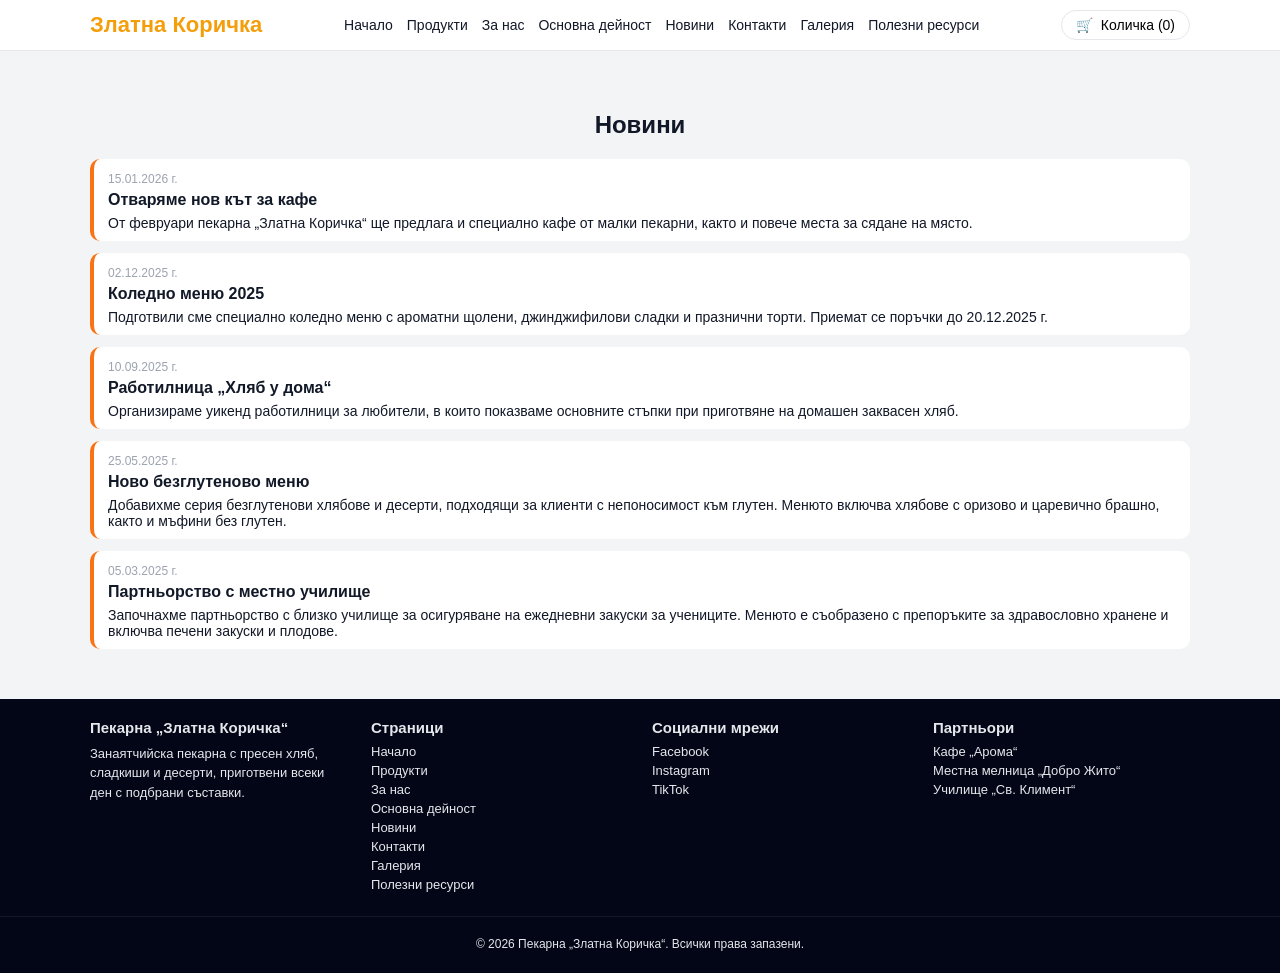
<file: news.html>
<!DOCTYPE html>
<html lang="bg">
<head>
<meta charset="UTF-8">
<meta name="viewport" content="width=device-width, initial-scale=1.0">
<title>Новини – Пекарна „Златна Коричка“</title>
<link rel="stylesheet" href="css/style.css">
</head>
<body>

<header class="site-header">
<div class="container nav-container">
    <a href="index.html" class="logo">Златна Коричка</a>

    <nav class="nav">
    <a href="index.html" class="nav-link">Начало</a>
    <a href="products.html" class="nav-link">Продукти</a>
    <a href="about.html" class="nav-link">За нас</a>
    <a href="activity.html" class="nav-link">Основна дейност</a>
    <a href="news.html" class="nav-link">Новини</a>
    <a href="contacts.html" class="nav-link">Контакти</a>
    <a href="gallery.html" class="nav-link">Галерия</a>
    <a href="resources.html" class="nav-link">Полезни ресурси</a>
    </nav>

    <button class="cart-btn">
    <span class="cart-icon">🛒</span>
    <span class="cart-text">Количка</span>
    <span class="cart-count">(0)</span>
    </button>
</div>
</header>

<main>
<section class="news-section">
    <div class="container">
    <h2>Новини</h2>
    <div class="news-list">
        <article class="news-item">
        <span class="news-date">15.01.2026 г.</span>
        <h3>Отваряме нов кът за кафе</h3>
        <p>
            От февруари пекарна „Златна Коричка“ ще предлага и специално кафе
            от малки пекарни, както и повече места за сядане на място.
        </p>
        </article>

        <article class="news-item">
        <span class="news-date">02.12.2025 г.</span>
        <h3>Коледно меню 2025</h3>
        <p>
            Подготвили сме специално коледно меню с ароматни щолени,
            джинджифилови сладки и празнични торти. Приемат се поръчки до
            20.12.2025 г.
        </p>
        </article>

        <article class="news-item">
        <span class="news-date">10.09.2025 г.</span>
        <h3>Работилница „Хляб у дома“</h3>
        <p>
            Организираме уикенд работилници за любители, в които показваме
            основните стъпки при приготвяне на домашен заквасен хляб.
        </p>
        </article>

        <article class="news-item">
        <span class="news-date">25.05.2025 г.</span>
        <h3>Ново безглутеново меню</h3>
        <p>
            Добавихме серия безглутенови хлябове и десерти, подходящи за
            клиенти с непоносимост към глутен. Менюто включва хлябове с оризово
            и царевично брашно, както и мъфини без глутен.
        </p>
        </article>

        <article class="news-item">
        <span class="news-date">05.03.2025 г.</span>
        <h3>Партньорство с местно училище</h3>
        <p>
            Започнахме партньорство с близко училище за осигуряване на
            ежедневни закуски за учениците. Менюто е съобразено с препоръките
            за здравословно хранене и включва печени закуски и плодове.
        </p>
        </article>
    </div>
    </div>
</section>
</main>

<footer class="site-footer">
<div class="container footer-grid">

    <div class="footer-col">
    <h3>Пекарна „Златна Коричка“</h3>
    <p class="footer-text">
        Занаятчийска пекарна с пресен хляб, сладкиши и десерти,
        приготвени всеки ден с подбрани съставки.
    </p>
    </div>

    <div class="footer-col">
    <h4>Страници</h4>
    <ul class="footer-links">
        <li><a href="index.html">Начало</a></li>
        <li><a href="products.html">Продукти</a></li>
        <li><a href="about.html">За нас</a></li>
        <li><a href="activity.html">Основна дейност</a></li>
        <li><a href="news.html">Новини</a></li>
        <li><a href="contacts.html">Контакти</a></li>
        <li><a href="gallery.html">Галерия</a></li>
        <li><a href="resources.html">Полезни ресурси</a></li>
    </ul>
    </div>

    <div class="footer-col">
    <h4>Социални мрежи</h4>
    <ul class="footer-links">
        <li><a href="https://www.facebook.com/" target="_blank">Facebook</a></li>
        <li><a href="https://www.instagram.com/" target="_blank">Instagram</a></li>
        <li><a href="https://www.tiktok.com/" target="_blank">TikTok</a></li>
    </ul>
    </div>

    <div class="footer-col">
    <h4>Партньори</h4>
    <ul class="footer-links">
        <li><a href="#" target="_blank">Кафе „Арома“</a></li>
        <li><a href="#" target="_blank">Местна мелница „Добро Жито“</a></li>
        <li><a href="#" target="_blank">Училище „Св. Климент“</a></li>
    </ul>
    </div>

</div>

<div class="footer-bottom">
    <p>© 2026 Пекарна „Златна Коричка“. Всички права запазени.</p>
</div>
</footer>



<script src="js/main.js"></script>
</body>
</html>
</file>
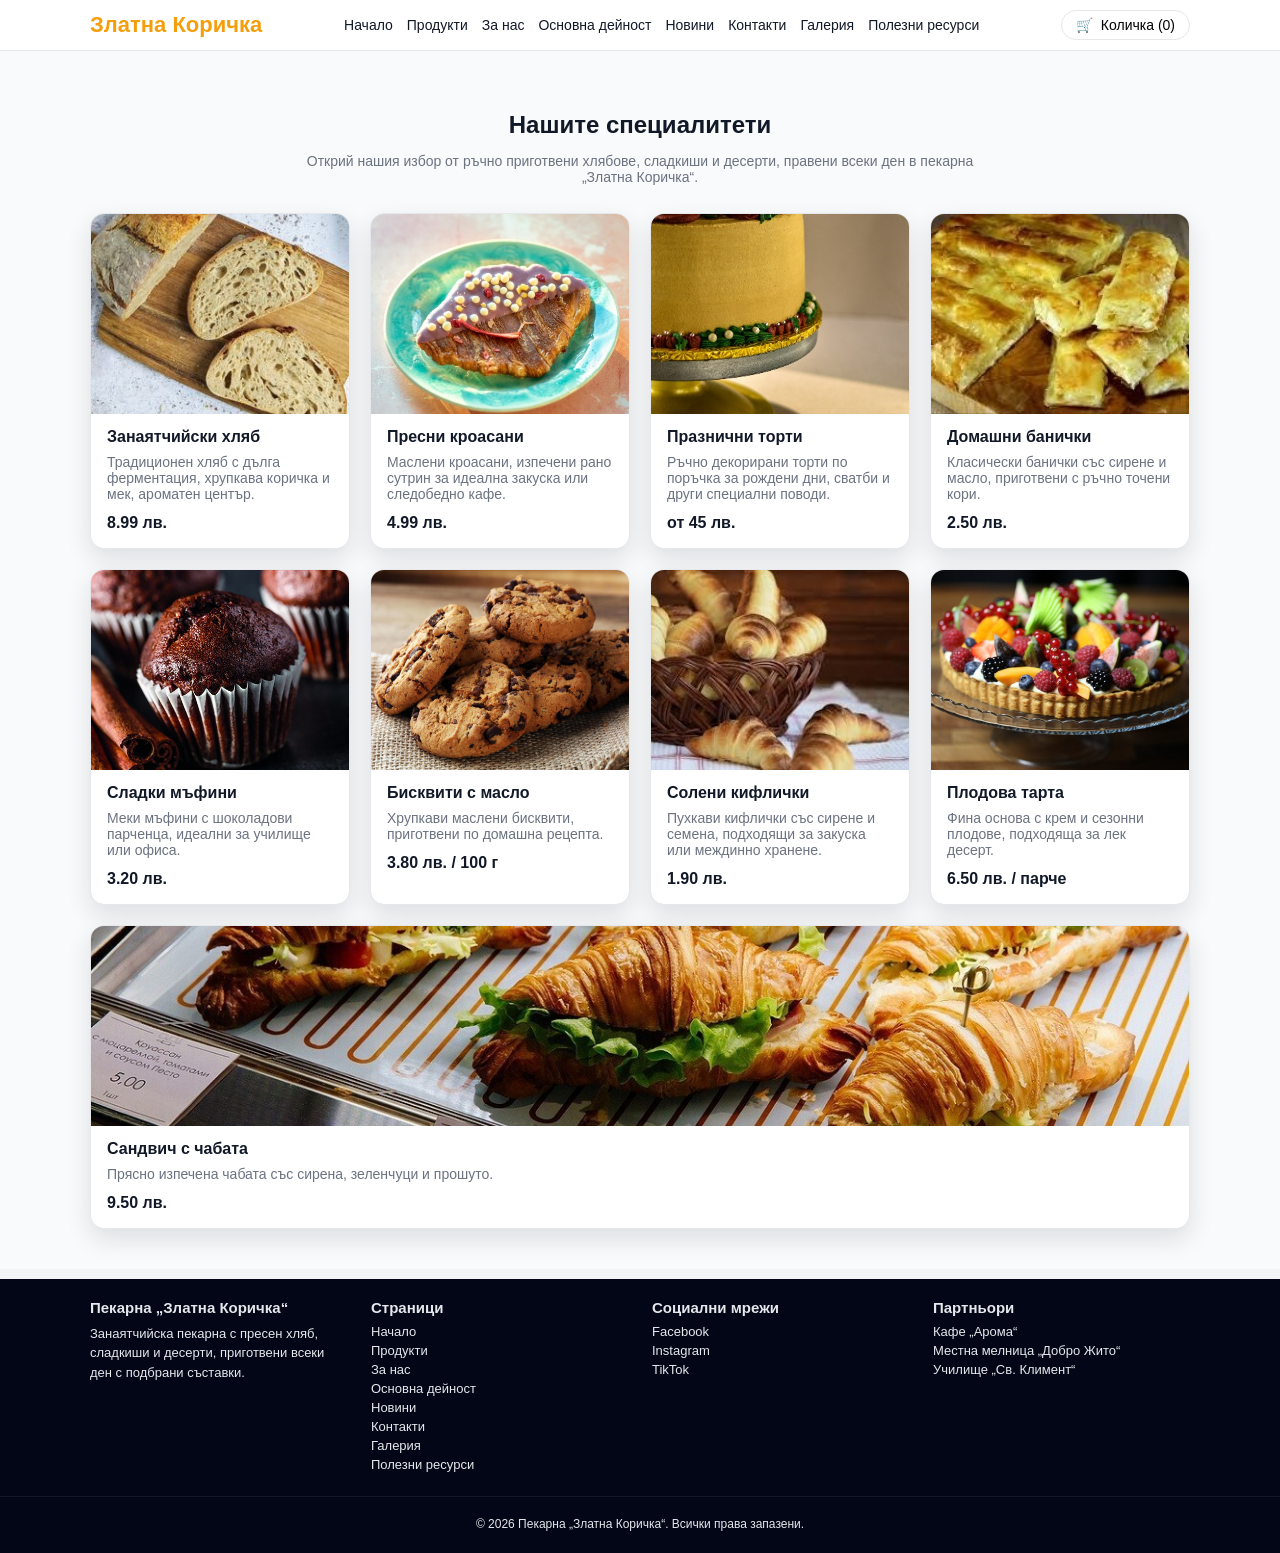
<file: products.html>
<!DOCTYPE html>
<html lang="bg">
<head>
<meta charset="UTF-8">
<meta name="viewport" content="width=device-width, initial-scale=1.0">
<title>Продукти – Пекарна „Златна Коричка“</title>
<link rel="stylesheet" href="css/style.css">
</head>
<body>

<header class="site-header">
  <div class="container nav-container">
    <a href="index.html" class="logo">Златна Коричка</a>

    <nav class="nav">
      <a href="index.html" class="nav-link">Начало</a>
      <a href="products.html" class="nav-link">Продукти</a>
      <a href="about.html" class="nav-link">За нас</a>
      <a href="activity.html" class="nav-link">Основна дейност</a>
      <a href="news.html" class="nav-link">Новини</a>
      <a href="contacts.html" class="nav-link">Контакти</a>
      <a href="gallery.html" class="nav-link">Галерия</a>
      <a href="resources.html" class="nav-link">Полезни ресурси</a>
    </nav>

    <button class="cart-btn">
      <span class="cart-icon">🛒</span>
      <span class="cart-text">Количка</span>
      <span class="cart-count">(0)</span>
    </button>
  </div>
</header>

<main>
  <section class="products-section">
    <div class="container">
      <div class="section-header">
        <h2>Нашите специалитети</h2>
        <p>
          Открий нашия избор от ръчно приготвени хлябове, сладкиши и десерти,
          правени всеки ден в пекарна „Златна Коричка“.
        </p>
      </div>

      <div class="products-grid">
        <article class="product-card">
          <div class="product-image">
            <img src="img/bread.jpg" alt="Занаятчийски хляб" class="zoom-photo">
          </div>
          <div class="product-body">
            <h3>Занаятчийски хляб</h3>
            <p class="product-desc">
              Традиционен хляб с дълга ферментация, хрупкава коричка и мек, ароматен център.
            </p>
            <div class="product-footer">
              <span class="product-price">8.99 лв.</span>
            </div>
          </div>
        </article>

        <article class="product-card">
          <div class="product-image">
            <img src="img/croissant.jpg" alt="Пресни кроасани" class="zoom-photo">
          </div>
          <div class="product-body">
            <h3>Пресни кроасани</h3>
            <p class="product-desc">
              Маслени кроасани, изпечени рано сутрин за идеална закуска или следобедно кафе.
            </p>
            <div class="product-footer">
              <span class="product-price">4.99 лв.</span>
            </div>
          </div>
        </article>

        <article class="product-card">
          <div class="product-image">
            <img src="img/cake.jpg" alt="Празнични торти" class="zoom-photo">
          </div>
          <div class="product-body">
            <h3>Празнични торти</h3>
            <p class="product-desc">
              Ръчно декорирани торти по поръчка за рождени дни, сватби и други специални поводи.
            </p>
            <div class="product-footer">
              <span class="product-price">от 45 лв.</span>
            </div>
          </div>
        </article>

        <article class="product-card">
          <div class="product-image">
            <img src="img/banitsa.jpg" alt="Домашни банички" class="zoom-photo">
          </div>
          <div class="product-body">
            <h3>Домашни банички</h3>
            <p class="product-desc">
              Класически банички със сирене и масло, приготвени с ръчно точени кори.
            </p>
            <div class="product-footer">
              <span class="product-price">2.50 лв.</span>
            </div>
          </div>
        </article>

        <article class="product-card">
          <div class="product-image">
            <img src="img/muffin.jpg" alt="Сладки мъфини" class="zoom-photo">
          </div>
          <div class="product-body">
            <h3>Сладки мъфини</h3>
            <p class="product-desc">
              Меки мъфини с шоколадови парченца, идеални за училище или офиса.
            </p>
            <div class="product-footer">
              <span class="product-price">3.20 лв.</span>
            </div>
          </div>
        </article>

        <article class="product-card">
          <div class="product-image">
            <img src="img/cookies.jpg" alt="Бисквити с масло" class="zoom-photo">
          </div>
          <div class="product-body">
            <h3>Бисквити с масло</h3>
            <p class="product-desc">
              Хрупкави маслени бисквити, приготвени по домашна рецепта.
            </p>
            <div class="product-footer">
              <span class="product-price">3.80 лв. / 100 г</span>
            </div>
          </div>
        </article>

        <article class="product-card">
          <div class="product-image">
            <img src="img/savory-rolls.jpg" alt="Солени кифлички" class="zoom-photo">
          </div>
          <div class="product-body">
            <h3>Солени кифлички</h3>
            <p class="product-desc">
              Пухкави кифлички със сирене и семена, подходящи за закуска или междинно хранене.
            </p>
            <div class="product-footer">
              <span class="product-price">1.90 лв.</span>
            </div>
          </div>
        </article>

        <article class="product-card">
          <div class="product-image">
            <img src="img/fruit-tart.jpg" alt="Плодова тарта" class="zoom-photo">
          </div>
          <div class="product-body">
            <h3>Плодова тарта</h3>
            <p class="product-desc">
              Фина основа с крем и сезонни плодове, подходяща за лек десерт.
            </p>
            <div class="product-footer">
              <span class="product-price">6.50 лв. / парче</span>
            </div>
          </div>
        </article>

        <article class="product-card">
          <div class="product-image">
            <img src="img/sandwich.jpg" alt="Сандвич с чабата" class="zoom-photo">
          </div>
          <div class="product-body">
            <h3>Сандвич с чабата</h3>
            <p class="product-desc">
              Прясно изпечена чабата със сирена, зеленчуци и прошуто.
            </p>
            <div class="product-footer">
              <span class="product-price">9.50 лв.</span>
            </div>
          </div>
        </article>

      </div>
    </div>
  </section>
</main>

<footer class="site-footer">
  <div class="container footer-grid">

    <div class="footer-col">
      <h3>Пекарна „Златна Коричка“</h3>
      <p class="footer-text">
        Занаятчийска пекарна с пресен хляб, сладкиши и десерти,
        приготвени всеки ден с подбрани съставки.
      </p>
    </div>

    <div class="footer-col">
      <h4>Страници</h4>
      <ul class="footer-links">
        <li><a href="index.html">Начало</a></li>
        <li><a href="products.html">Продукти</a></li>
        <li><a href="about.html">За нас</a></li>
        <li><a href="activity.html">Основна дейност</a></li>
        <li><a href="news.html">Новини</a></li>
        <li><a href="contacts.html">Контакти</a></li>
        <li><a href="gallery.html">Галерия</a></li>
        <li><a href="resources.html">Полезни ресурси</a></li>
      </ul>
    </div>

    <div class="footer-col">
      <h4>Социални мрежи</h4>
      <ul class="footer-links">
        <li><a href="https://www.facebook.com/" target="_blank">Facebook</a></li>
        <li><a href="https://www.instagram.com/" target="_blank">Instagram</a></li>
        <li><a href="https://www.tiktok.com/" target="_blank">TikTok</a></li>
      </ul>
    </div>

    <div class="footer-col">
      <h4>Партньори</h4>
      <ul class="footer-links">
        <li><a href="#" target="_blank">Кафе „Арома“</a></li>
        <li><a href="#" target="_blank">Местна мелница „Добро Жито“</a></li>
        <li><a href="#" target="_blank">Училище „Св. Климент“</a></li>
      </ul>
    </div>

  </div>

  <div class="footer-bottom">
    <p>© 2026 Пекарна „Златна Коричка“. Всички права запазени.</p>
  </div>
</footer>



<script src="js/main.js"></script>
</body>
</html>
</file>
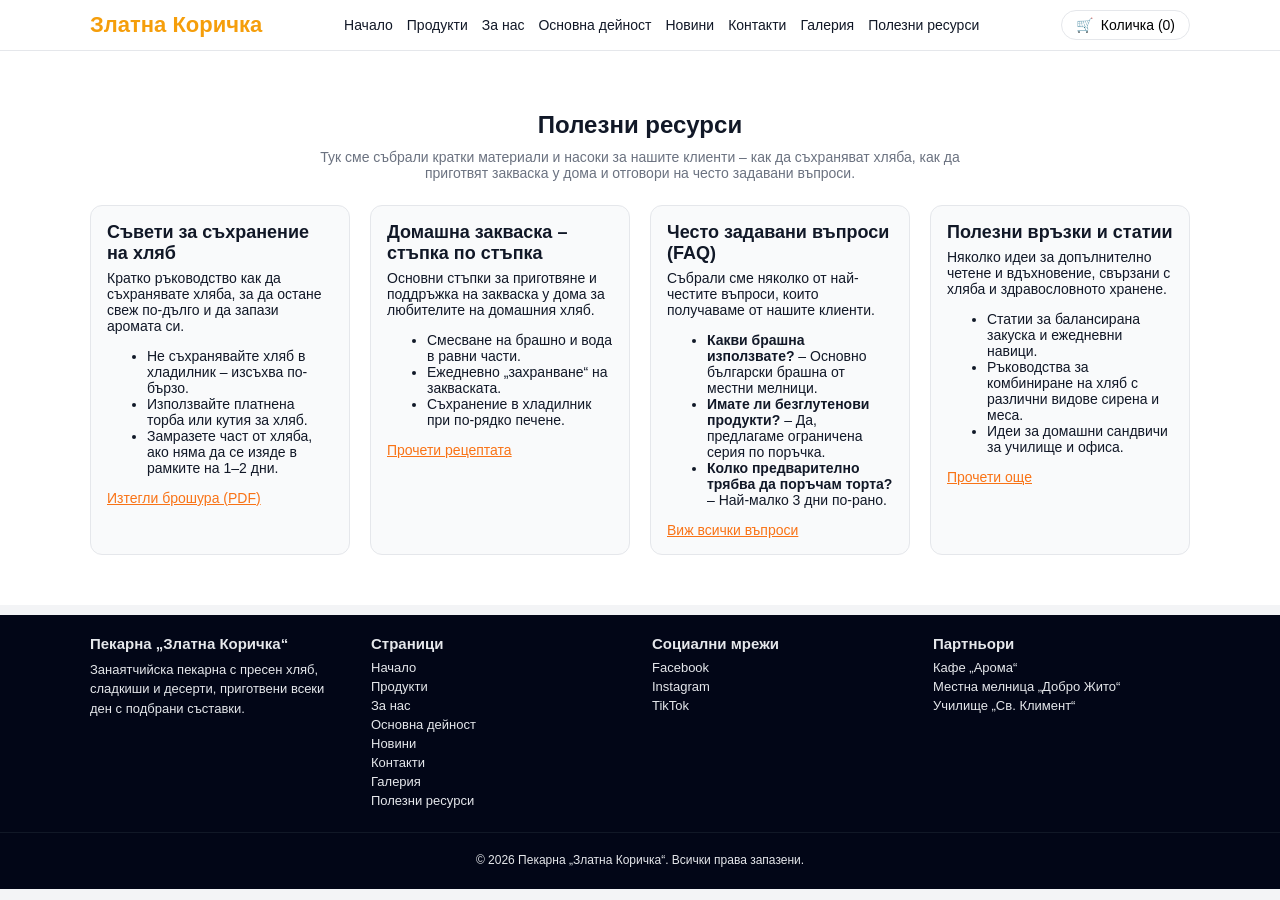
<file: resources.html>
<!DOCTYPE html>
<html lang="bg">
<head>
<meta charset="UTF-8">
<meta name="viewport" content="width=device-width, initial-scale=1.0">
<title>Полезни ресурси – Пекарна „Златна Коричка“</title>
<link rel="stylesheet" href="css/style.css">
</head>
<body>

<header class="site-header">
  <div class="container nav-container">
    <a href="index.html" class="logo">Златна Коричка</a>

    <nav class="nav">
      <a href="index.html" class="nav-link">Начало</a>
      <a href="products.html" class="nav-link">Продукти</a>
      <a href="about.html" class="nav-link">За нас</a>
      <a href="activity.html" class="nav-link">Основна дейност</a>
      <a href="news.html" class="nav-link">Новини</a>
      <a href="contacts.html" class="nav-link">Контакти</a>
      <a href="gallery.html" class="nav-link">Галерия</a>
      <a href="resources.html" class="nav-link">Полезни ресурси</a>
    </nav>

    <button class="cart-btn">
      <span class="cart-icon">🛒</span>
      <span class="cart-text">Количка</span>
      <span class="cart-count">(0)</span>
    </button>
  </div>
</header>

<main>
  <section class="resources-section">
    <div class="container">
      <h2>Полезни ресурси</h2>
      <p class="resources-intro">
        Тук сме събрали кратки материали и насоки за нашите клиенти – как да съхраняват хляба,
        как да приготвят закваска у дома и отговори на често задавани въпроси.
      </p>

      <div class="resources-grid">
        <div class="resource-box">
          <h3>Съвети за съхранение на хляб</h3>
          <p>
            Кратко ръководство как да съхранявате хляба, за да остане свеж по-дълго и да запази аромата си.
          </p>
          <ul>
            <li>Не съхранявайте хляб в хладилник – изсъхва по-бързо.</li>
            <li>Използвайте платнена торба или кутия за хляб.</li>
            <li>Замразете част от хляба, ако няма да се изяде в рамките на 1–2 дни.</li>
          </ul>
          <a href="#" class="resource-link">Изтегли брошура (PDF)</a>
        </div>

        <div class="resource-box">
          <h3>Домашна закваска – стъпка по стъпка</h3>
          <p>
            Основни стъпки за приготвяне и поддръжка на закваска у дома за любителите на домашния хляб.
          </p>
          <ul>
            <li>Смесване на брашно и вода в равни части.</li>
            <li>Ежедневно „захранване“ на закваската.</li>
            <li>Съхранение в хладилник при по-рядко печене.</li>
          </ul>
          <a href="#" class="resource-link">Прочети рецептата</a>
        </div>

        <div class="resource-box">
          <h3>Често задавани въпроси (FAQ)</h3>
          <p>
            Събрали сме няколко от най-честите въпроси, които получаваме от нашите клиенти.
          </p>
          <ul>
            <li><strong>Какви брашна използвате?</strong> – Основно български брашна от местни мелници.</li>
            <li><strong>Имате ли безглутенови продукти?</strong> – Да, предлагаме ограничена серия по поръчка.</li>
            <li><strong>Колко предварително трябва да поръчам торта?</strong> – Най-малко 3 дни по-рано.</li>
          </ul>
          <a href="#" class="resource-link">Виж всички въпроси</a>
        </div>

        <div class="resource-box">
          <h3>Полезни връзки и статии</h3>
          <p>
            Няколко идеи за допълнително четене и вдъхновение, свързани с хляба и здравословното хранене.
          </p>
          <ul>
            <li>Статии за балансирана закуска и ежедневни навици.</li>
            <li>Ръководства за комбиниране на хляб с различни видове сирена и меса.</li>
            <li>Идеи за домашни сандвичи за училище и офиса.</li>
          </ul>
          <a href="#" class="resource-link">Прочети още</a>
        </div>
      </div>
    </div>
  </section>
</main>

<footer class="site-footer">
  <div class="container footer-grid">

    <div class="footer-col">
      <h3>Пекарна „Златна Коричка“</h3>
      <p class="footer-text">
        Занаятчийска пекарна с пресен хляб, сладкиши и десерти,
        приготвени всеки ден с подбрани съставки.
      </p>
    </div>

    <div class="footer-col">
      <h4>Страници</h4>
      <ul class="footer-links">
        <li><a href="index.html">Начало</a></li>
        <li><a href="products.html">Продукти</a></li>
        <li><a href="about.html">За нас</a></li>
        <li><a href="activity.html">Основна дейност</a></li>
        <li><a href="news.html">Новини</a></li>
        <li><a href="contacts.html">Контакти</a></li>
        <li><a href="gallery.html">Галерия</a></li>
        <li><a href="resources.html">Полезни ресурси</a></li>
      </ul>
    </div>

    <div class="footer-col">
      <h4>Социални мрежи</h4>
      <ul class="footer-links">
        <li><a href="https://www.facebook.com/" target="_blank">Facebook</a></li>
        <li><a href="https://www.instagram.com/" target="_blank">Instagram</a></li>
        <li><a href="https://www.tiktok.com/" target="_blank">TikTok</a></li>
      </ul>
    </div>

    <div class="footer-col">
      <h4>Партньори</h4>
      <ul class="footer-links">
        <li><a href="#" target="_blank">Кафе „Арома“</a></li>
        <li><a href="#" target="_blank">Местна мелница „Добро Жито“</a></li>
        <li><a href="#" target="_blank">Училище „Св. Климент“</a></li>
      </ul>
    </div>

  </div>

  <div class="footer-bottom">
    <p>© 2026 Пекарна „Златна Коричка“. Всички права запазени.</p>
  </div>
</footer>

<script src="js/main.js"></script>
</body>
</html>
</file>
<file: css/style.css>
* {
  box-sizing: border-box;
}

body {
  margin: 0;
  font-family: Arial, sans-serif;
  color: #111827;
  background-color: #f3f4f6;
}

a {
  color: inherit;
  text-decoration: none;
}

img {
  max-width: 100%;
  display: block;
}

.container {
  width: 90%;
  max-width: 1100px;
  margin: 0 auto;
}


.site-header {
  background-color: #ffffff;
  border-bottom: 1px solid #e5e7eb;
  padding: 10px 0;
}

.nav-container {
  display: flex;
  align-items: center;
  justify-content: space-between;
  gap: 24px;
}

.logo {
  font-weight: bold;
  font-size: 22px;
  color: #f59e0b;
}

.nav {
  display: flex;
  flex-wrap: wrap;
  gap: 14px;
  justify-content: center;
}

.nav-link {
  font-size: 14px;
  color: #111827;
}

.nav-link:hover {
  text-decoration: underline;
}

.cart-btn {
  padding: 6px 14px;
  font-size: 14px;
  border-radius: 999px;
  border: 1px solid #e5e7eb;
  background-color: #ffffff;
  cursor: pointer;
}

.cart-icon {
  margin-right: 4px;
}

.nav-toggle {
  display: none;
}


.hero {
  position: relative;
  min-height: 360px;
  color: #ffffff;
  text-align: center;
  display: flex;
  align-items: center;
  justify-content: center;
  padding: 60px 0;
  overflow: hidden;
}

.hero-bg {
  position: absolute;
  inset: 0;
  background-image: url("../img/hero-bakery.jpg");
  background-size: cover;
  background-position: center;
}

.hero-overlay {
  position: absolute;
  inset: 0;
  background: rgba(15, 23, 42, 0.6);
}

.hero-content {
  position: relative;
  z-index: 1;
  max-width: 650px;
}

.hero-content h1 {
  font-size: 32px;
  margin-bottom: 16px;
}

.hero-content p {
  font-size: 16px;
  margin-bottom: 22px;
}

.hero-actions {
  display: inline-flex;
  gap: 10px;
}


.btn {
  display: inline-block;
  padding: 10px 24px;
  border-radius: 999px;
  border: none;
  font-size: 14px;
  font-weight: bold;
  cursor: pointer;
}

.btn-primary {
  background-color: #f97316;
  color: #ffffff;
}

.btn-secondary {
  background-color: #ffffff;
  color: #111827;
  border: 1px solid #e5e7eb;
}

.btn-primary:hover {
  background-color: #ea580c;
}

.btn-secondary:hover {
  background-color: #f9fafb;
}


.section-header {
  text-align: center;
  max-width: 700px;
  margin: 0 auto 28px;
}

.section-header h2 {
  font-size: 24px;
  margin-bottom: 8px;
}

.section-header p {
  font-size: 14px;
  color: #6b7280;
}



.products-section {
  padding: 40px 0;
  background-color: #f9fafb;
}

.products-grid {
  display: flex;
  gap: 20px;
  flex-wrap: wrap;
}

.product-card {
  background-color: #ffffff;
  border-radius: 14px;
  border: 1px solid #e5e7eb;
  box-shadow: 0 10px 25px rgba(15, 23, 42, 0.12);
  flex: 1;
  min-width: 260px;
  display: flex;
  flex-direction: column;
  overflow: hidden;
}

.product-image img {
  width: 100%;
  height: 200px;
  object-fit: cover;
}

.product-body {
  padding: 14px 16px 16px;
}

.product-body h3 {
  font-size: 16px;
  margin: 0 0 8px;
}

.product-desc {
  font-size: 14px;
  color: #6b7280;
  margin: 0 0 12px;
}

.product-footer {
  display: flex;
  justify-content: space-between;
  align-items: center;
}

.product-price {
  font-weight: bold;
}

.btn-add {
  padding: 7px 18px;
  font-size: 13px;
}


.services-section {
  padding: 40px 0;
  background-color: #f3f4f6;
}

.services-section h2 {
  text-align: center;
  font-size: 24px;
  margin-bottom: 10px;
}

.services-intro {
  text-align: center;
  max-width: 700px;
  margin: 0 auto 24px;
  font-size: 14px;
  color: #6b7280;
}

.services-grid {
  display: flex;
  flex-wrap: wrap;
  gap: 20px;
  margin-bottom: 24px;
}

.service-box {
  flex: 1;
  min-width: 260px;
  background-color: #ffffff;
  border-radius: 12px;
  border: 1px solid #e5e7eb;
  padding: 16px;
}

.service-box h3 {
  font-size: 18px;
  margin: 0 0 8px;
}

.service-box ul {
  margin: 0;
  padding-left: 18px;
  font-size: 14px;
  color: #4b5563;
}

.services-table-wrapper h3 {
  font-size: 18px;
  margin-bottom: 10px;
}

.services-table {
  width: 100%;
  border-collapse: collapse;
  font-size: 14px;
}


.audience-grid {
  display: flex;
  flex-wrap: wrap;
  gap: 20px;
  margin-bottom: 24px;
}

.audience-card {
  flex: 1;
  min-width: 260px;
  background-color: #ffffff;
  border-radius: 12px;
  border: 1px solid #e5e7eb;
  padding: 16px;
  font-size: 14px;
  color: #111827;
}

.audience-card h3 {
  font-size: 18px;
  margin: 0 0 8px;
}

.audience-card p {
  margin: 4px 0 8px;
}

.audience-card ul {
  margin: 4px 0 0 18px;
  padding: 0;
}




.services-gallery {
  margin-top: 20px;
  display: flex;
  flex-wrap: wrap;
  gap: 12px;
}

.services-gallery img {
  flex: 1;
  min-width: 220px;
  border-radius: 12px;
  height: 140px;
  object-fit: cover;
}



.services-table th,
.services-table td {
  border: 1px solid #e5e7eb;
  padding: 8px;
}

.services-table th {
  background-color: #e5e7eb;
}


.about-section {
  padding: 40px 0;
  background-color: #f3f4f6;
}

.about-card {
  background-color: #ffffff;
  border-radius: 16px;
  padding: 24px 24px 28px;
  box-shadow: 0 12px 30px rgba(15, 23, 42, 0.08);
}

.about-section h2 {
  text-align: center;
  font-size: 24px;
  margin: 0 0 18px;
}

.about-layout {
  display: flex;
  flex-wrap: wrap;
  gap: 24px;
}

.about-text {
  flex: 1.5;
  min-width: 260px;
  font-size: 14px;
  color: #111827;
  line-height: 1.5;
}

.about-text h3 {
  font-size: 18px;
  margin: 14px 0 6px;
}

.about-text p {
  margin: 4px 0 8px;
}

.about-text ul {
  margin: 4px 0 8px 18px;
  padding: 0;
}

.about-media {
  flex: 1;
  min-width: 260px;
  display: flex;
  flex-direction: column;
  gap: 10px;
}

.about-photo {
  border-radius: 14px;
  width: 100%;
  height: 170px;
  object-fit: cover;
}



.news-section {
  padding: 40px 0;
  background-color: #f3f4f6;
}

.news-section h2 {
  text-align: center;
  font-size: 24px;
  margin-bottom: 20px;
}

.news-list {
  display: flex;
  flex-direction: column;
  gap: 12px;
}

.news-item {
  background-color: #ffffff;
  border-radius: 10px;
  padding: 10px 14px;
  border-left: 4px solid #f97316;
}

.news-date {
  font-size: 12px;
  color: #9ca3af;
}

.news-item h3 {
  font-size: 16px;
  margin: 4px 0 6px;
}

.news-item p {
  font-size: 14px;
  margin: 0;
}



.contact-section {
  padding: 40px 0;
  background-color: #ffffff;
}

.contact-section h2 {
  text-align: center;
  font-size: 24px;
  margin-bottom: 10px;
}

.contact-intro {
  text-align: center;
  font-size: 14px;
  color: #6b7280;
  max-width: 700px;
  margin: 0 auto 24px;
}

.contact-grid {
  display: flex;
  flex-wrap: wrap;
  gap: 20px;
}

.contact-info,
.contact-form-box {
  flex: 1;
  min-width: 260px;
  background-color: #f9fafb;
  border-radius: 12px;
  border: 1px solid #e5e7eb;
  padding: 16px;
}

.contact-info h3,
.contact-form-box h3 {
  margin-top: 0;
  margin-bottom: 8px;
  font-size: 18px;
}

.contact-info p {
  margin: 4px 0;
  font-size: 14px;
}

.map-wrapper {
  margin-top: 10px;
  border-radius: 10px;
  overflow: hidden;
}

.map-wrapper iframe {
  width: 100%;
  height: 200px;
  border: 0;
}

.contact-form {
  display: flex;
  flex-direction: column;
  gap: 8px;
  font-size: 14px;
}

.contact-form label {
  display: flex;
  flex-direction: column;
  gap: 4px;
}

.contact-form input,
.contact-form textarea {
  padding: 8px 10px;
  border-radius: 8px;
  border: 1px solid #e5e7eb;
  font-size: 14px;
}

.contact-form textarea {
  resize: vertical;
}

.contact-btn {
  margin-top: 8px;
  width: 100%;
}


.gallery-section {
  padding: 40px 0;
  background-color: #f3f4f6;
}

.gallery-section h2 {
  text-align: center;
  font-size: 24px;
  margin-bottom: 10px;
}

.gallery-intro {
  text-align: center;
  font-size: 14px;
  color: #6b7280;
  max-width: 700px;
  margin: 0 auto 24px;
}

.gallery-grid {
  display: grid;
  grid-template-columns: repeat(3, minmax(0, 1fr));
  gap: 16px;
}

.gallery-item {
  background-color: #ffffff;
  border-radius: 12px;
  overflow: hidden;
  border: 1px solid #e5e7eb;
}

.gallery-item img {
  width: 100%;
  height: 160px;
  object-fit: cover;
}

.gallery-item figcaption {
  padding: 8px 10px;
  font-size: 13px;
}


.resources-section {
  padding: 40px 0 50px;
  background-color: #ffffff;
}

.resources-section h2 {
  text-align: center;
  font-size: 24px;
  margin-bottom: 10px;
}

.resources-intro {
  text-align: center;
  font-size: 14px;
  color: #6b7280;
  max-width: 700px;
  margin: 0 auto 24px;
}

.resources-grid {
  display: flex;
  flex-wrap: wrap;
  gap: 20px;
}

.resource-box {
  flex: 1;
  min-width: 260px;
  background-color: #f9fafb;
  border-radius: 12px;
  border: 1px solid #e5e7eb;
  padding: 16px;
  font-size: 14px;
}

.resource-box h3 {
  margin-top: 0;
  margin-bottom: 6px;
  font-size: 18px;
}

.resource-box p {
  margin: 4px 0 8px;
}

.resource-link {
  font-size: 14px;
  color: #f97316;
  text-decoration: underline;
}

.site-footer {
  background-color: #020617;
  color: #e5e7eb;
  margin-top: 10px;
  font-size: 13px;
}

.footer-grid {
  display: flex;
  flex-wrap: wrap;
  gap: 24px;
  padding: 20px 0;
}

.footer-col {
  flex: 1;
  min-width: 200px;
}

.footer-col h3,
.footer-col h4 {
  margin: 0 0 8px;
  font-size: 15px;
}

.footer-text {
  margin: 0;
  line-height: 1.5;
}

.footer-links {
  list-style: none;
  margin: 0;
  padding: 0;
}

.footer-links li {
  margin-bottom: 4px;
}

.footer-links a {
  color: #e5e7eb;
  text-decoration: none;
  font-size: 13px;
}

.footer-links a:hover {
  color: #f97316;
  text-decoration: underline;
}

.footer-bottom {
  border-top: 1px solid #111827;
  text-align: center;
  padding: 8px 0 10px;
  font-size: 12px;
}



@media (max-width: 900px) {
  .products-grid {
    flex-direction: column;
  }

  .about-layout {
    flex-direction: column;
  }

  .contact-grid,
  .resources-grid {
    flex-direction: column;
  }

  .gallery-grid {
    grid-template-columns: repeat(2, minmax(0, 1fr));
  }
}

@media (max-width: 640px) {
    
  .hero {
    padding: 40px 0;
  }

  .hero-content h1 {
    font-size: 26px;
  }

  .gallery-grid {
    grid-template-columns: 1fr;
  }
}
.zoom-photo {
  transition: transform 0.3s ease; 
}
</file>
